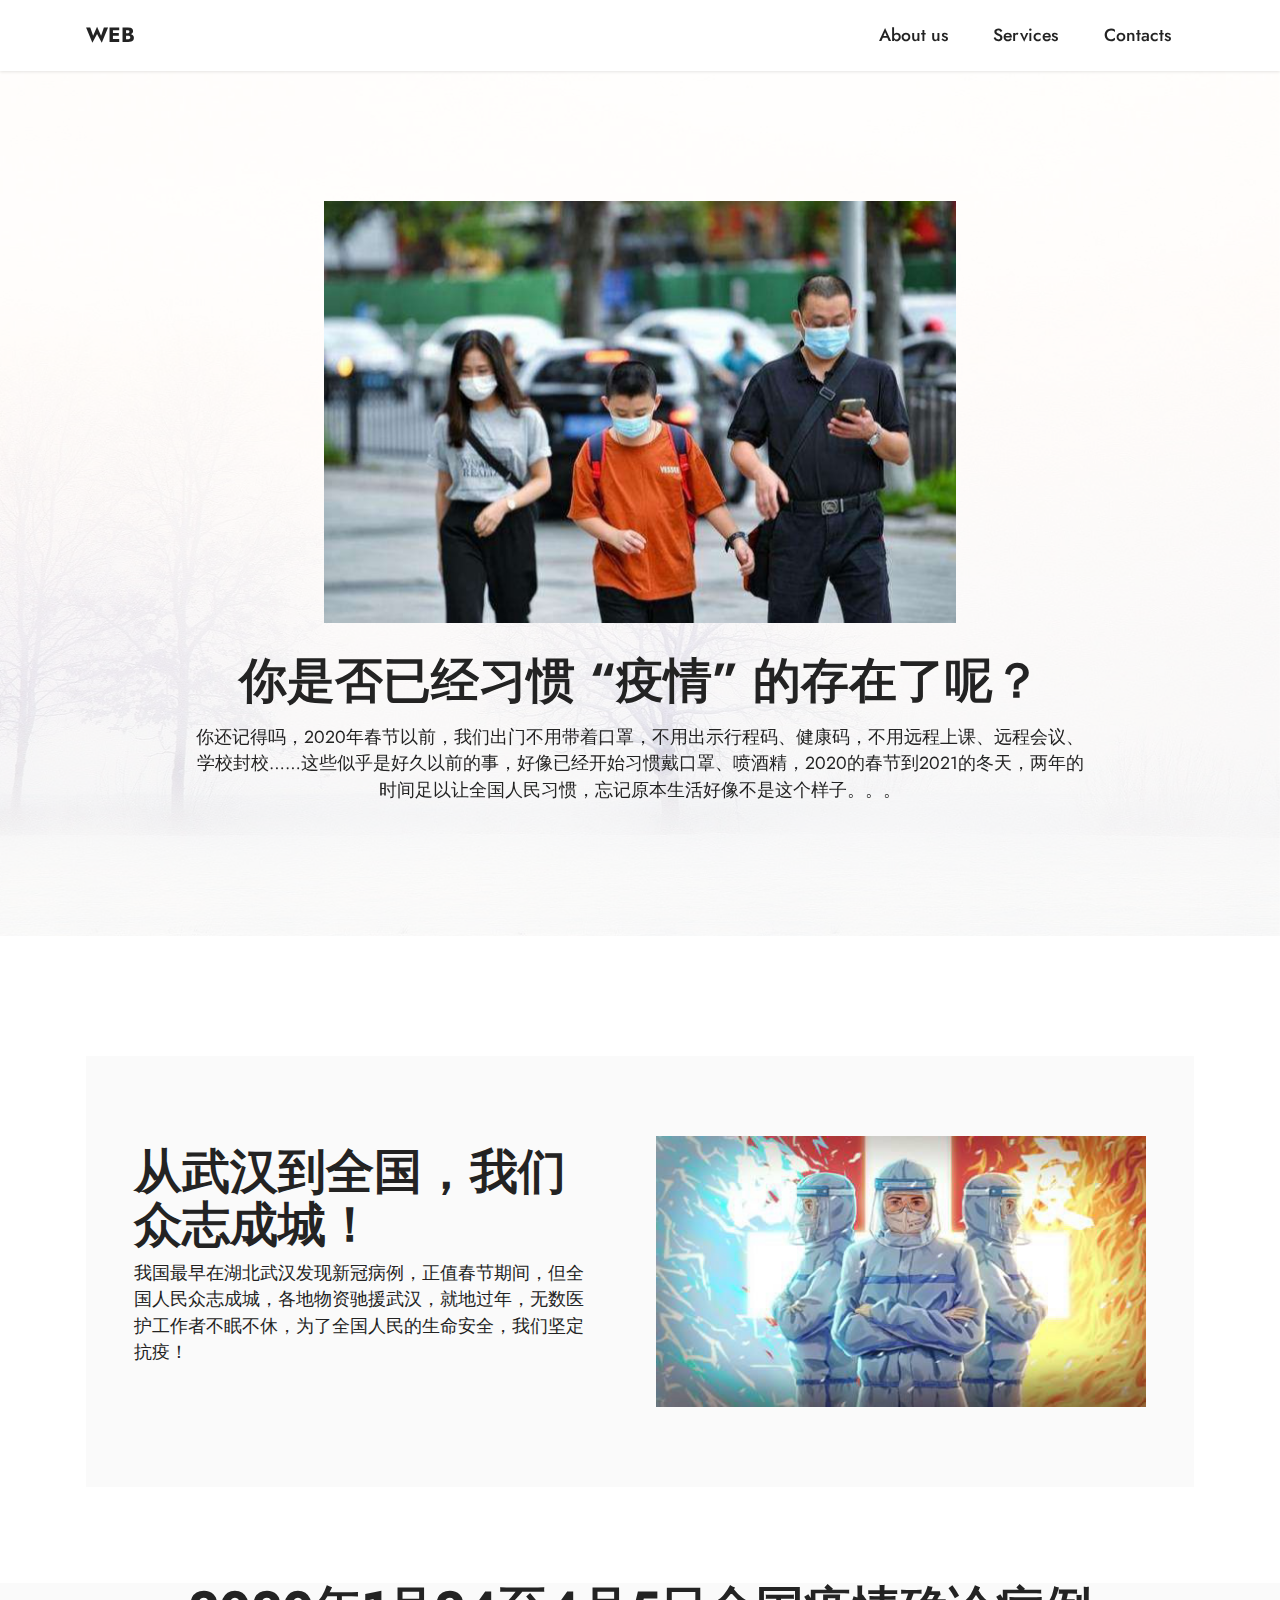
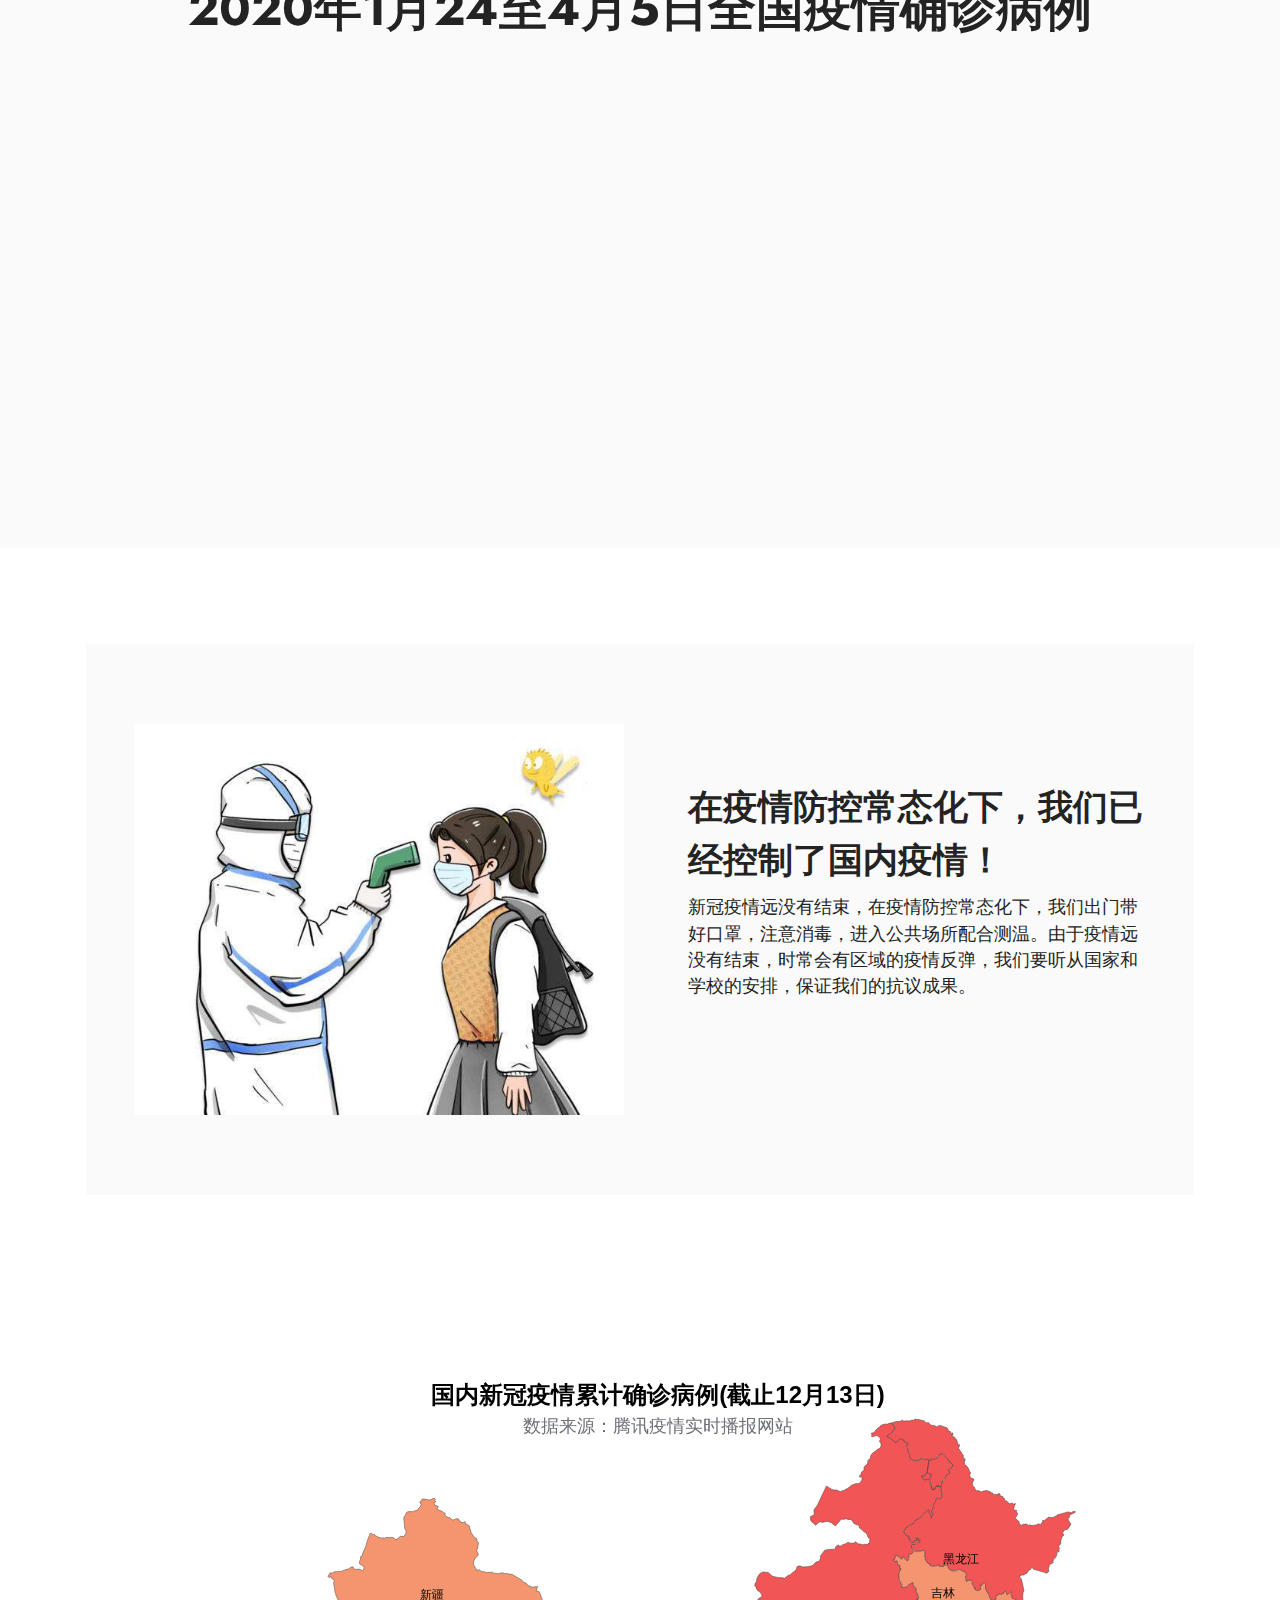
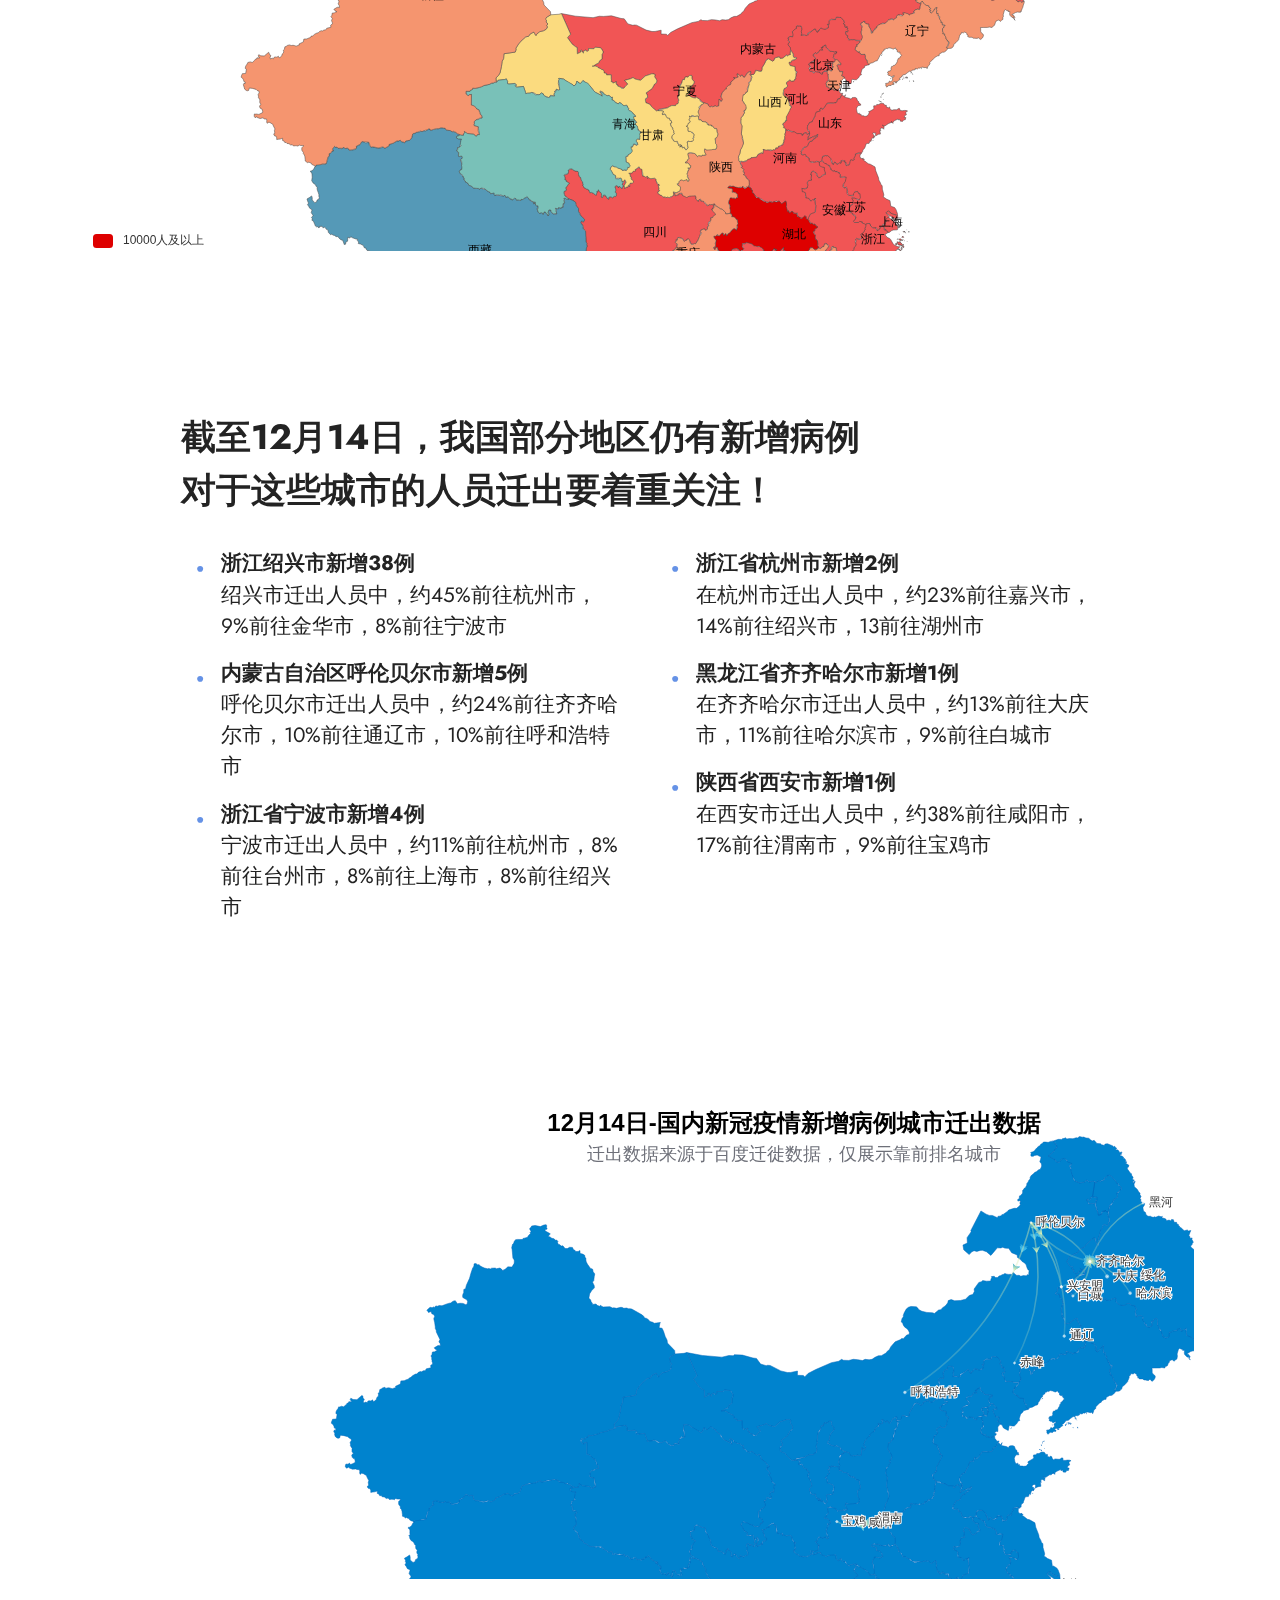
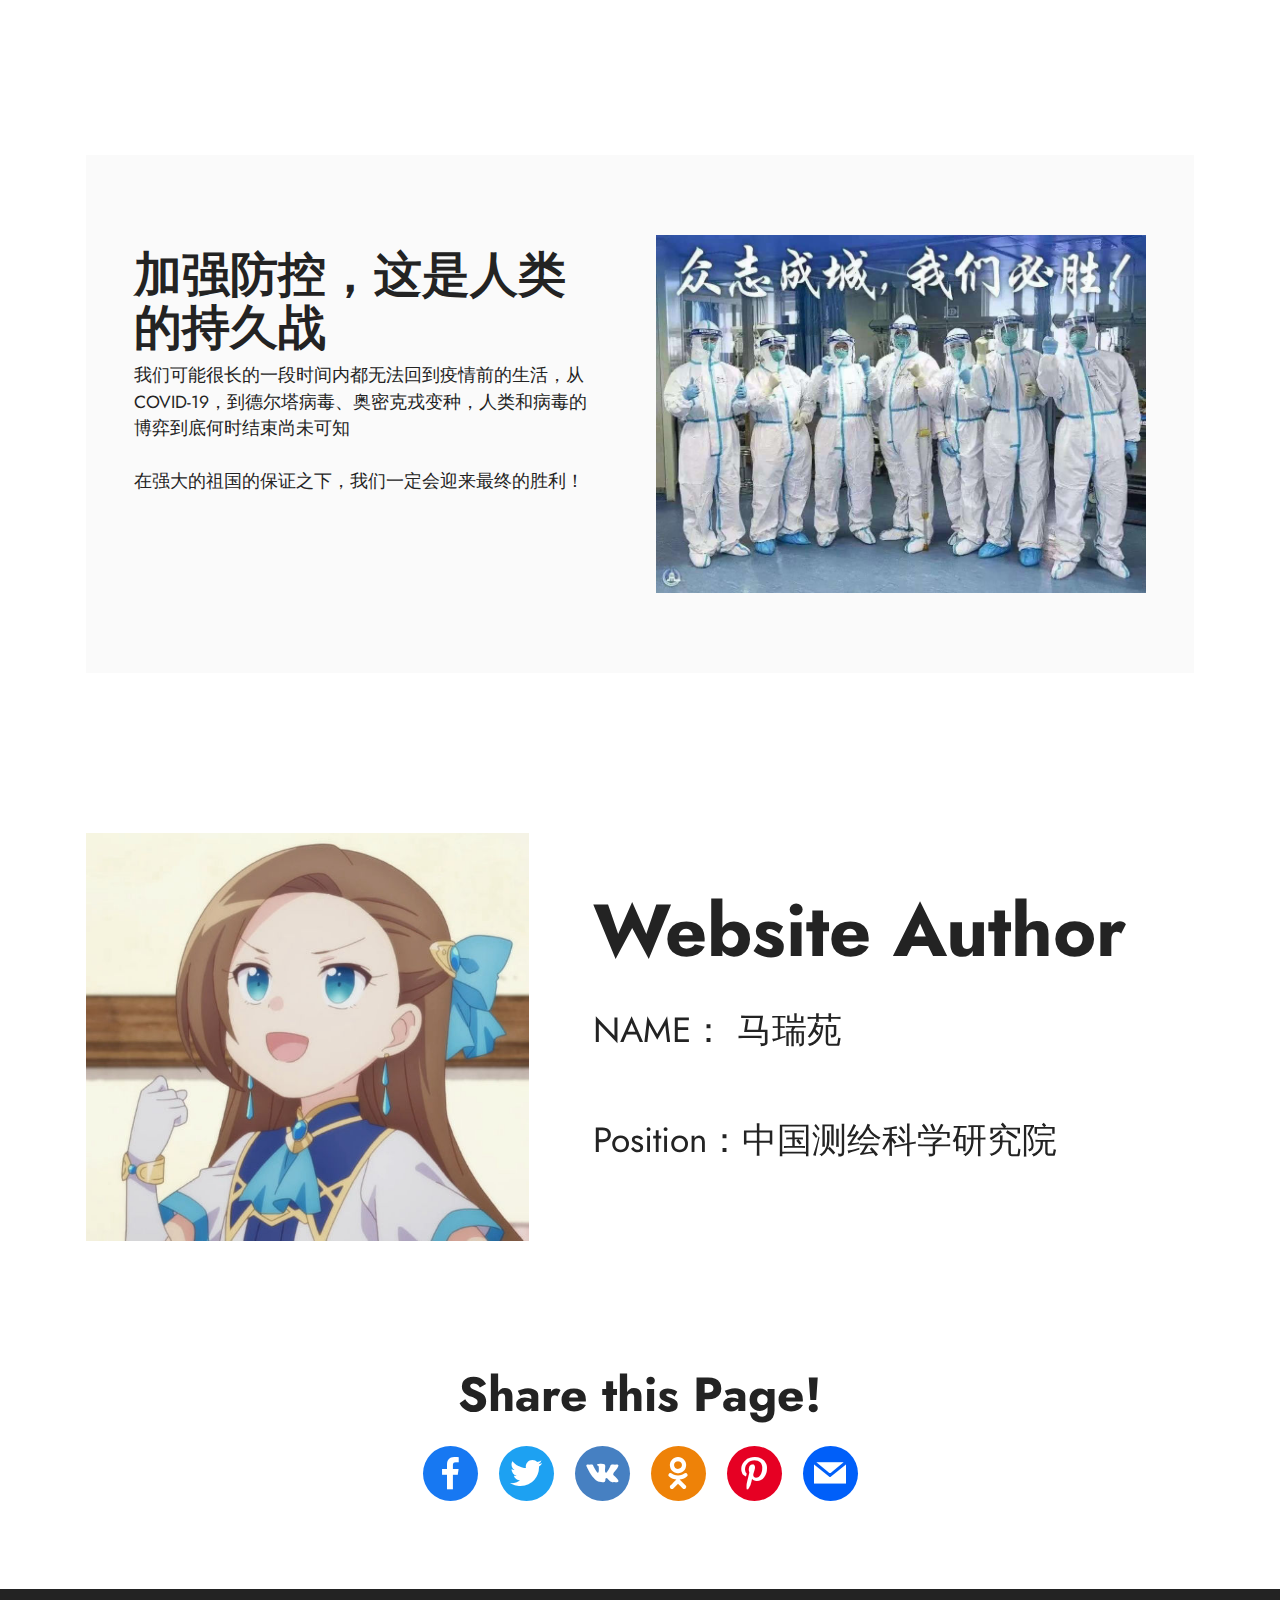
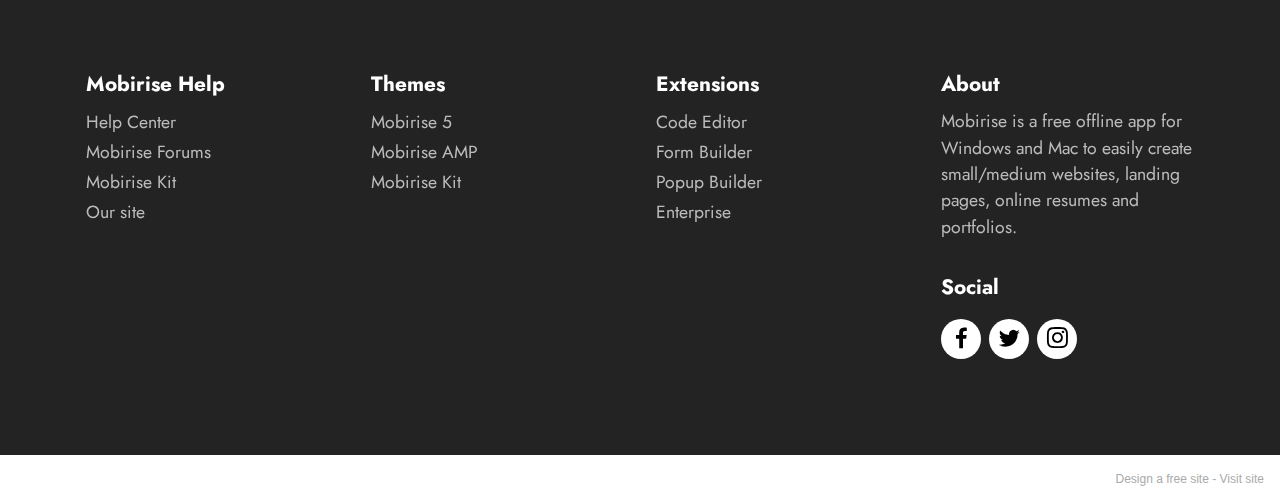
<file: index.html>
<!DOCTYPE html>
<html  >
<head>
  <!-- Site made with Mobirise Website Builder v5.5.2, https://mobirise.com -->
  <meta charset="UTF-8">
  <meta http-equiv="X-UA-Compatible" content="IE=edge">
  <meta name="generator" content="Mobirise v5.5.2, mobirise.com">
  <meta name="viewport" content="width=device-width, initial-scale=1, minimum-scale=1">
  <link rel="shortcut icon" href="assets/images/logo.png" type="image/x-icon">
  <meta name="description" content="">
  
  
  <title>Home</title>
  <link rel="stylesheet" href="assets/bootstrap/css/bootstrap.min.css">
  <link rel="stylesheet" href="assets/bootstrap/css/bootstrap-grid.min.css">
  <link rel="stylesheet" href="assets/bootstrap/css/bootstrap-reboot.min.css">
  <link rel="stylesheet" href="assets/parallax/jarallax.css">
  <link rel="stylesheet" href="assets/dropdown/css/style.css">
  <link rel="stylesheet" href="assets/socicon/css/styles.css">
  <link rel="stylesheet" href="assets/theme/css/style.css">
  <link rel="preload" href="https://fonts.googleapis.com/css?family=Jost:100,200,300,400,500,600,700,800,900,100i,200i,300i,400i,500i,600i,700i,800i,900i&display=swap" as="style" onload="this.onload=null;this.rel='stylesheet'">
  <noscript><link rel="stylesheet" href="https://fonts.googleapis.com/css?family=Jost:100,200,300,400,500,600,700,800,900,100i,200i,300i,400i,500i,600i,700i,800i,900i&display=swap"></noscript>
  <link rel="preload" as="style" href="assets/mobirise/css/mbr-additional.css"><link rel="stylesheet" href="assets/mobirise/css/mbr-additional.css" type="text/css">
  
  
  
  
</head>
<body>
  
  <section data-bs-version="5.1" class="menu menu1 cid-sRPjnOWNxp" once="menu" id="menu1-n">
    

    <nav class="navbar navbar-dropdown navbar-fixed-top navbar-expand-lg">
        <div class="container">
            <div class="navbar-brand">
                
                <span class="navbar-caption-wrap"><a class="navbar-caption text-black display-7" href="https://mobiri.se">WEB</a></span>
            </div>
            <button class="navbar-toggler" type="button" data-toggle="collapse" data-bs-toggle="collapse" data-target="#navbarSupportedContent" data-bs-target="#navbarSupportedContent" aria-controls="navbarNavAltMarkup" aria-expanded="false" aria-label="Toggle navigation">
                <div class="hamburger">
                    <span></span>
                    <span></span>
                    <span></span>
                    <span></span>
                </div>
            </button>
            <div class="collapse navbar-collapse" id="navbarSupportedContent">
                <ul class="navbar-nav nav-dropdown nav-right" data-app-modern-menu="true">
                    <li class="nav-item"><a class="nav-link link text-black display-4" href="https://mobiri.se">
                            About us</a></li>
                    <li class="nav-item"><a class="nav-link link text-black display-4" href="https://mobiri.se">
                            Services</a></li>
                    <li class="nav-item"><a class="nav-link link text-black display-4" href="https://mobiri.se">Contacts</a>
                    </li>
                </ul>
                
                
            </div>
        </div>
    </nav>
</section>

<section data-bs-version="5.1" class="header9 cid-sRQaQNVJWW mbr-fullscreen mbr-parallax-background" id="header9-t">

    

    <div class="mbr-overlay" style="opacity: 0.8; background-color: rgb(255, 255, 255);"></div>

    <div class="text-center container-fluid">
        <div class="row justify-content-center">
            <div class="col-md-12 col-lg-9">
                <div class="image-wrap mb-4">
                    <img src="assets/images/d5283fc048cbba641d4b19a0066e116c-640x427.jpeg" alt="Mobirise">
                </div>
                <h1 class="mbr-section-title mbr-fonts-style mb-3 display-2"><strong>你是否已经习惯 “疫情” 的存在了呢？</strong></h1>
                <p class="mbr-text mbr-fonts-style display-4">你还记得吗，2020年春节以前，我们出门不用带着口罩，不用出示行程码、健康码，不用远程上课、远程会议、学校封校……这些似乎是好久以前的事，好像已经开始习惯戴口罩、喷酒精，2020的春节到2021的冬天，两年的时间足以让全国人民习惯，忘记原本生活好像不是这个样子。。。</p>
                
            </div>
        </div>
    </div>
</section>

<section data-bs-version="5.1" class="features15 cid-sRQ9qugb8E" id="features16-r">

    

    
    <div class="container">
        <div class="content-wrapper">
            <div class="row align-items-center">
                <div class="col-12 col-lg">
                    <div class="text-wrapper">
                        <h6 class="card-title mbr-fonts-style display-2"><strong>从武汉到全国，我们众志成城！</strong></h6>
                        <p class="mbr-text mbr-fonts-style mb-4 display-4">我国最早在湖北武汉发现新冠病例，正值春节期间，但全国人民众志成城，各地物资驰援武汉，就地过年，无数医护工作者不眠不休，为了全国人民的生命安全，我们坚定抗疫！</p>
                        
                    </div>
                </div>
                <div class="col-12 col-lg-6">
                    <div class="image-wrapper">
                        <img src="assets/images/-500x277.jpg" alt="Mobirise">
                    </div>
                </div>
            </div>
        </div>
    </div>
</section>

<section data-bs-version="5.1" class="map2 cid-sRQfHQwHcZ" id="map2-w">
    
    
    <div>
        <div class="mbr-section-head mb-4">
            <h3 class="mbr-section-title mbr-fonts-style align-center mb-0 display-2"><strong>2020年1月24至4月5日全国疫情确诊病例</strong></h3>
            
        </div>
        <div class="google-map"><iframe frameborder="0" style="border:0" src=".\全国疫情动态地图.html" allowfullscreen=""></iframe></div>
    </div>
</section>

<section data-bs-version="5.1" class="features16 cid-sRQmAl6o7r" id="features17-y">
    

    
    <div class="container">
        <div class="content-wrapper">
            <div class="row align-items-center">
                <div class="col-12 col-lg-6">
                    <div class="image-wrapper">
                        <img src="assets/images/-640x510.jpg" alt="Mobirise">
                    </div>
                </div>
                <div class="col-12 col-lg">
                    <div class="text-wrapper">
                        <h6 class="card-title mbr-fonts-style display-5"><strong>在疫情防控常态化下，我们已经控制了国内疫情！</strong></h6>
                        <p class="mbr-text mbr-fonts-style mb-4 display-4">新冠疫情远没有结束，在疫情防控常态化下，我们出门带好口罩，注意消毒，进入公共场所配合测温。由于疫情远没有结束，时常会有区域的疫情反弹，我们要听从国家和学校的安排，保证我们的抗议成果。<br><br></p>
                        
                    </div>
                </div>
            </div>
        </div>
    </div>
</section>

<section data-bs-version="5.1" class="map1 cid-sRQovXwsow" id="map1-z">
    
    
    <div>
        
        <div class="google-map"><iframe frameborder="0" style="border:0" src=".\历史疫情数据.html" allowfullscreen=""></iframe></div>
    </div>
</section>

<section data-bs-version="5.1" class="content13 cid-sRRbsol8Ib" id="content13-12">
    
    
    <div class="container">
        <div class="row justify-content-center">
            <div class="col-md-12 col-lg-10">
                <h3 class="mbr-section-title mbr-fonts-style mb-4 display-5">
                    <strong>截至12月14日，我国部分地区仍有新增病例</strong><br><strong>对于这些城市的人员迁出要着重关注！</strong></h3>
            </div>
        </div>
        <div class="row justify-content-center">
            <div class="col-md-12 col-lg-10">
                <div class="row justify-content-center">
                    <div class="col-12 col-lg-6">
                        <ul class="list mbr-fonts-style display-7">
                            <li><strong>浙江绍兴市新增38例</strong><br>绍兴市迁出人员中，约45%前往杭州市，9%前往金华市，8%前往宁波市</li>
                            <li><strong>内蒙古自治区呼伦贝尔市新增5例</strong><br>呼伦贝尔市迁出人员中，约24%前往齐齐哈尔市，10%前往通辽市，10%前往呼和浩特市</li>
                            <li><strong>浙江省宁波市新增4例</strong><br>宁波市迁出人员中，约11%前往杭州市，8%前往台州市，8%前往上海市，8%前往绍兴市</li>
                        </ul>
                    </div>
                    <div class="col-12 col-lg-6">
                        <ul class="list mbr-fonts-style display-7">
                            <li><strong>浙江省杭州市新增2例</strong><br>在杭州市迁出人员中，约23%前往嘉兴市，14%前往绍兴市，13前往湖州市</li>
                            <li><strong>黑龙江省齐齐哈尔市新增1例<br></strong>在齐齐哈尔市迁出人员中，约13%前往大庆市，11%前往哈尔滨市，9%前往白城市</li><li><strong>陕西省西安市新增1例<br></strong>在西安市迁出人员中，约38%前往咸阳市，17%前往渭南市，9%前往宝鸡市</li>
                        </ul>
                    </div>
                </div>
            </div>
        </div>
    </div>
</section>

<section data-bs-version="5.1" class="map1 cid-sRRiO2jcSq" id="map1-14">
    
    
    <div class="container">
        
        <div class="google-map"><iframe frameborder="0" style="border:0" src=".\新增城市迁徙.html" allowfullscreen=""></iframe></div>
    </div>
</section>

<section data-bs-version="5.1" class="features15 cid-sRRjRY3PH5" id="features16-15">

    

    
    <div class="container">
        <div class="content-wrapper">
            <div class="row align-items-center">
                <div class="col-12 col-lg">
                    <div class="text-wrapper">
                        <h6 class="card-title mbr-fonts-style display-2">
                            <strong>加强防控，这是人类的持久战</strong></h6>
                        <p class="mbr-text mbr-fonts-style mb-4 display-4">我们可能很长的一段时间内都无法回到疫情前的生活，从COVID-19，到德尔塔病毒、奥密克戎变种，人类和病毒的博弈到底何时结束尚未可知<br><br>在强大的祖国的保证之下，我们一定会迎来最终的胜利！<br><br><br></p>
                        
                    </div>
                </div>
                <div class="col-12 col-lg-6">
                    <div class="image-wrapper">
                        <img src="assets/images/-1000x729.jpg" alt="Mobirise">
                    </div>
                </div>
            </div>
        </div>
    </div>
</section>

<section data-bs-version="5.1" class="testimonials1 cid-sRRp6fq6Lm mbr-parallax-background" id="testimonials1-16">
    

    <div class="mbr-overlay" style="opacity: 0; background-color: rgb(255, 255, 255);">
    </div>
    <div class="container">
        
        <div class="row align-items-center">
            <div class="col-12 col-md-5">
                <div class="image-wrapper">
                    <img src="assets/images/20210712184739-644x594.jpg" alt="Mobirise">
                </div>
            </div>
            <div class="col-12 col-md">
                <div class="text-wrapper">
                    <p class="mbr-text mbr-fonts-style mb-4 display-1"><strong>Website Author</strong></p>
                    <p class="name mbr-fonts-style mb-1 display-5">NAME： 马瑞苑<br><strong><br></strong></p>
                    <p class="position mbr-fonts-style display-5">Position：中国测绘科学研究院</p>
                </div>
            </div>
        </div>
    </div>
</section>

<section data-bs-version="5.1" class="social1 cid-sRRpdx8q5Z" id="share1-17">
    
    
    

    <div class="container">
        <div class="media-container-row">
            <div class="col-12">
                <h3 class="mbr-section-title mb-3 align-center mbr-fonts-style display-2">
                    <strong>Share this Page!</strong>
                </h3>
                <div>
                    <div class="mbr-social-likes align-center">
                        <span class="btn btn-social socicon-bg-facebook facebook m-2">
                            <i class="socicon socicon-facebook"></i>
                        </span>
                        <span class="btn btn-social twitter socicon-bg-twitter m-2">
                            <i class="socicon socicon-twitter"></i>
                        </span>
                        <span class="btn btn-social vkontakte socicon-bg-vkontakte m-2">
                            <i class="socicon socicon-vkontakte"></i>
                        </span>
                        <span class="btn btn-social odnoklassniki socicon-bg-odnoklassniki m-2">
                            <i class="socicon socicon-odnoklassniki"></i>
                        </span>
                        <span class="btn btn-social pinterest socicon-bg-pinterest m-2">
                            <i class="socicon socicon-pinterest"></i>
                        </span>
                        <span class="btn btn-social mailru socicon-bg-mail m-2">
                            <i class="socicon socicon-mail"></i>
                        </span>
                    </div>
                </div>
            </div>
        </div>
    </div>
</section>

<section data-bs-version="5.1" class="footer1 cid-sRRpeI8orz" once="footers" id="footer1-18">

    
    
    <div class="container">
        <div class="row mbr-white">
            <div class="col-12 col-md-6 col-lg-3">
                <h5 class="mbr-section-subtitle mbr-fonts-style mb-2 display-7">
                    <strong>Mobirise Help</strong>
                </h5>
                <ul class="list mbr-fonts-style display-4">
                    <li class="mbr-text item-wrap">Help Center</li>
                    <li class="mbr-text item-wrap">Mobirise Forums</li>
                    <li class="mbr-text item-wrap">Mobirise Kit</li>
                    <li class="mbr-text item-wrap">Our site</li>
                </ul>
            </div>
            <div class="col-12 col-md-6 col-lg-3">
                <h5 class="mbr-section-subtitle mbr-fonts-style mb-2 display-7">
                    <strong>Themes</strong>
                </h5>
                <ul class="list mbr-fonts-style display-4">

                    <li class="mbr-text item-wrap">Mobirise 5</li>
                    <li class="mbr-text item-wrap">Mobirise AMP</li>
                    <li class="mbr-text item-wrap">Mobirise Kit</li>
                </ul>
            </div>
            <div class="col-12 col-md-6 col-lg-3">
                <h5 class="mbr-section-subtitle mbr-fonts-style mb-2 display-7">
                    <strong>Extensions</strong>
                </h5>
                <ul class="list mbr-fonts-style display-4">
                    <li class="mbr-text item-wrap">Code Editor</li>
                    <li class="mbr-text item-wrap">Form Builder</li>
                    <li class="mbr-text item-wrap">Popup Builder</li>
                    <li class="mbr-text item-wrap">Enterprise</li>
                </ul>
            </div>
            <div class="col-12 col-md-6 col-lg-3">
                <h5 class="mbr-section-subtitle mbr-fonts-style mb-2 display-7">
                    <strong>About</strong>
                </h5>
                <p class="mbr-text mbr-fonts-style mb-4 display-4">
                    Mobirise is a free offline app for
                    Windows and Mac to easily create small/medium websites, landing pages, online resumes and
                    portfolios.</p>
                <h5 class="mbr-section-subtitle mbr-fonts-style mb-3 display-7">
                    <strong>Social</strong>
                </h5>
                <div class="social-row display-7">
                    <div class="soc-item">
                        <a href="https://twitter.com/mobirise" target="_blank">
                            <span class="mbr-iconfont socicon socicon-facebook"></span>
                        </a>
                    </div>
                    <div class="soc-item">
                        <a href="https://twitter.com/mobirise" target="_blank">
                            <span class="mbr-iconfont socicon socicon-twitter"></span>
                        </a>
                    </div>
                    <div class="soc-item">
                        <a href="https://twitter.com/mobirise" target="_blank">
                            <span class="mbr-iconfont socicon socicon-instagram"></span>
                        </a>
                    </div>
                    
                </div>
            </div>
            
        </div>
    </div>
</section><section style="background-color: #fff; font-family: -apple-system, BlinkMacSystemFont, 'Segoe UI', 'Roboto', 'Helvetica Neue', Arial, sans-serif; color:#aaa; font-size:12px; padding: 0; align-items: center; display: flex;"><a href="https://mobirise.site/a" style="flex: 1 1; height: 3rem; padding-left: 1rem;"></a><p style="flex: 0 0 auto; margin:0; padding-right:1rem;">Design a free site - <a href="https://mobirise.site/v" style="color:#aaa;">Visit site</a></p></section><script src="assets/bootstrap/js/bootstrap.bundle.min.js"></script>  <script src="assets/parallax/jarallax.js"></script>  <script src="assets/smoothscroll/smooth-scroll.js"></script>  <script src="assets/ytplayer/index.js"></script>  <script src="assets/dropdown/js/navbar-dropdown.js"></script>  <script src="assets/sociallikes/social-likes.js"></script>  <script src="assets/theme/js/script.js"></script>  
  
  
</body>
</html>
</file>
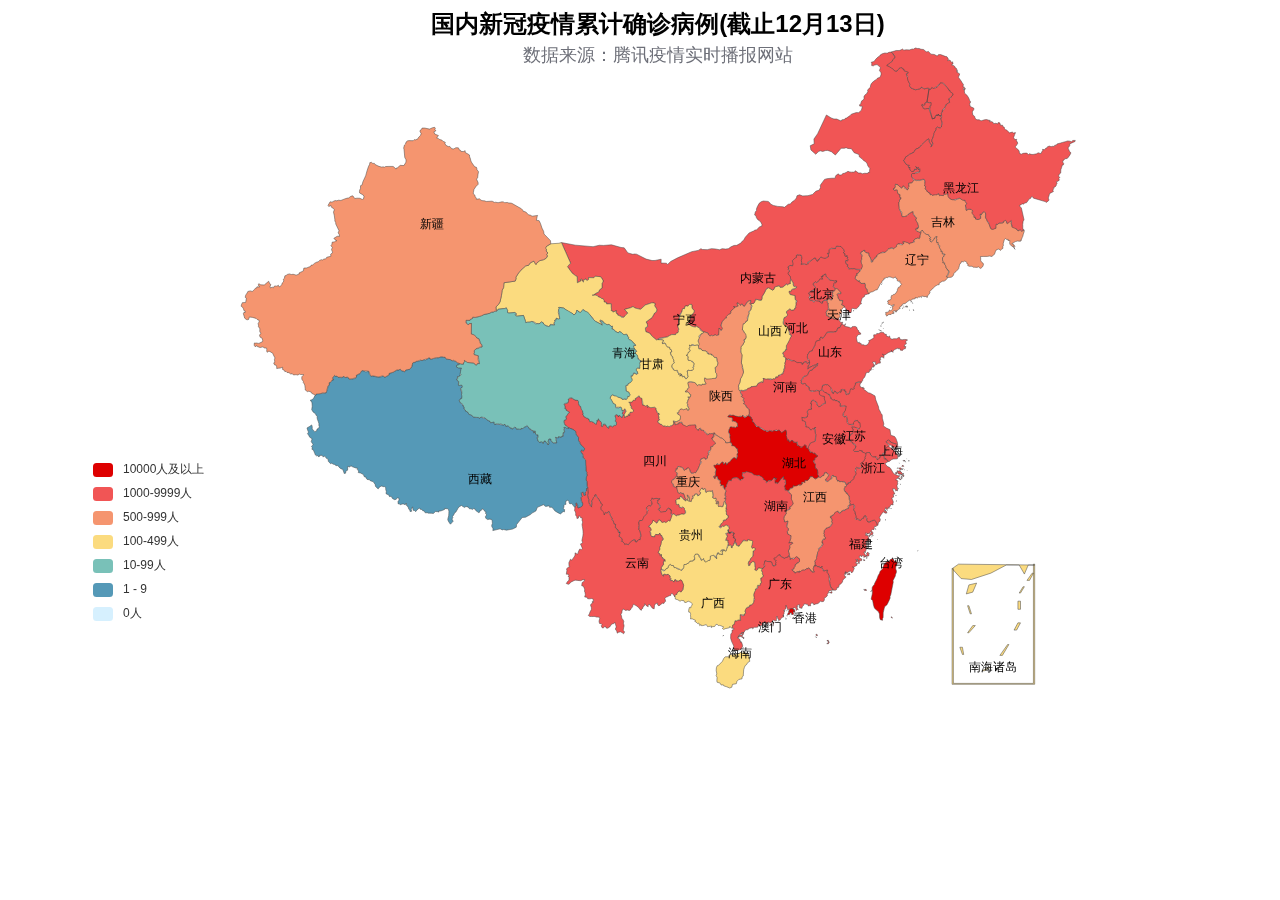
<file: 历史疫情数据.html>
<!DOCTYPE html>
<html lang="en">
<head>
    <meta charset="UTF-8">
    <meta http-equiv="X-UA-Compatible" content="IE=edge">
    <meta name="viewport" content="width=device-width, initial-scale=1.0">
    <title>新型冠状病毒肺炎疫情实时追踪</title>
    <script src="echarts.min.js"></script>
    <script src="china.js"></script>
</head>
<body>
    <div id="box" style="width: 1300px; height: 800px;"></div>
    <script>
        // 初始化echarts实例
        var myEcharts = echarts.init(document.getElementById("box"));
        var option = {
            title: {  //标题样式
                text: '国内新冠疫情累计确诊病例(截止12月13日)',
                subtext:'数据来源：腾讯疫情实时播报网站',
                sublink: 'https://news.qq.com/zt2020/page/feiyan.htm#/',
                subtextStyle:{
                    fontSize:18,
                },
                x: "center",
                textStyle: {
                    fontSize: 24,
                    color: "black"
                },
            },
            tooltip: {  //这里设置提示框
                trigger: 'item',  //数据项图形触发
                backgroundColor: "Linen",  //提示框浮层的背景颜色。
                borderColor: 'black',
                borderWidth:0,
                textStyle:{
                    color:'black',
                    fontStyle:'normal',
                    fontSize:16,
                },
                //字符串模板(地图): {a}（系列名称），{b}（区域名称），{c}（合并数值）,{d}（无）
                formatter: '地区：{b}<br/>累计病例：{c}人'
            },
            visualMap: {//视觉映射组件
                type:'piecewise',
                splitNumber:7,
                top: '450',
                left: 80,
                pieces:[
                    {gte:10000,label:'10000人及以上',color:'#DE0000'},
                    {gte:1000,lt:9999,label:'1000-9999人',color:'#F15555'},
                    {gte:500,lt:999,label:'500-999人',color:'#F5956F'},
                    {gte:100,lt:499,label:'100-499人',color:'#FBDB7F'},
                    {gte:10,lt:99,label:'10-99人',color:'#79C1B8'},
                    {gte:1,lt:9,lable:'1-9人',color:'#5599B7'},
                    {value:0,label:'0人',color:'#D6F0FE'}
                ],
                realtime: false,  //拖拽时，是否实时更新
                calculable: true,  //是否显示拖拽用的手柄

            },
            series: [
                {
                    name: 'covid19China',
                    type: 'map',
                    mapType: 'china',
                    roam: false,//是否开启鼠标缩放和平移漫游
                    itemStyle: {//地图区域的多边形 图形样式
                        normal: {//是图形在默认状态下的样式
                            label: {
                                show: true,//是否显示标签
                                textStyle: {
                                    color: "black"
                                }
                            }
                        },
                        zoom: 1.5,  //地图缩放比例,默认为1
                        emphasis: {//是图形在高亮状态下的样式,比如在鼠标悬浮或者图例联动高亮时
                            label: { show: true }
                        }
                    },
                    top: "5%",//组件距离容器的距离
                    data: [
                        { name: '北京', value: 1198 },
                        { name: '天津', value: 537 },
                        { name: '上海', value: 2918 },
                        { name: '重庆', value: 610 },
                        { name: '河北', value: 1458 },
                        { name: '河南', value: 1637 },
                        { name: '云南', value: 1767 },
                        { name: '辽宁', value: 788 },
                        { name: '黑龙江', value: 2034 },
                        { name: '湖南', value: 1199 },
                        { name: '安徽', value: 1008 },
                        { name: '山东', value: 1035 },
                        { name: '新疆', value: 981 },
                        { name: '江苏', value: 1620 },
                        { name: '浙江', value: 1676 },
                        { name: '江西', value: 959 },
                        { name: '湖北', value: 68315 },
                        { name: '广西', value: 490 },
                        { name: '甘肃', value: 344 },
                        { name: '山西', value: 265 },
                        { name: '内蒙古', value: 1163 },
                        { name: '陕西', value: 721 },
                        { name: '吉林', value: 585 },
                        { name: '福建', value: 1331 },
                        { name: '贵州', value: 159 },
                        { name: '广东', value: 3339 },
                        { name: '青海', value: 30 },
                        { name: '西藏', value: 1 },
                        { name: '四川', value: 1298 },
                        { name: '宁夏', value: 122 },
                        { name: '海南', value: 190 },
                        { name: '台湾', value: 16737 },
                        { name: '香港', value: 12488 },
                        { name: '澳门', value: 77 },
                        { name: '南海诸岛', value: 190 }
                    ]
                }
            ]
        };
        // 使用刚指定的配置项和数据显示图表。
        myEcharts.setOption(option);
    </script>
</body>

</html>
</file>
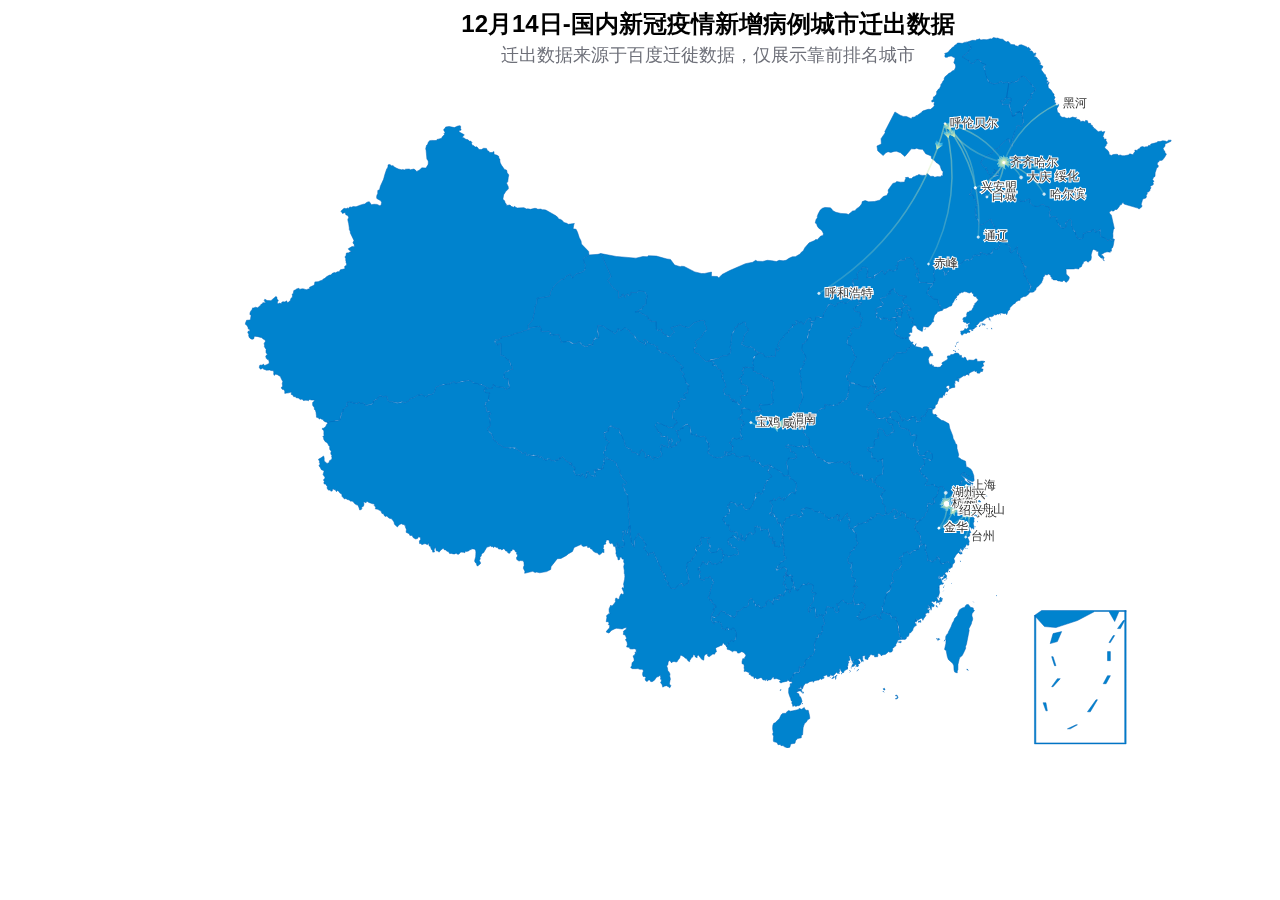
<file: 新增城市迁徙.html>
<!DOCTYPE html>
<html>
 
<head>
    <meta charset="utf-8">
    <title>echarts中国地图</title>
    <style>
        .centerItem {
            width: 1400px;
            height: 740px;


        }
    </style>
</head>
 
<body>
    <!-- 中国地图展示 -->
    <div id="mapBox" class="centerItem"></div>
 
    <!-- 引入相关文件 -->
    <script src="jquery-3.2.1.min.js"></script>
    <!-- 引入 ECharts 文件 -->
    <script src="echarts.min.js"></script>
    <script src="china.js"></script>
 
    <script>
        // 基于准备好的dom，初始化echarts实例
        var mapBoxEchart = echarts.init(document.getElementById('mapBox'));
        var geoCoordMap = { //可以在地图上显示的城市的坐标信息
        '绍兴': [120.579, 29.992],
		'呼伦贝尔':[120.053,49.282],
		'宁波':[121.542,29.872],
		'杭州':[120.165, 30.319],
		'齐齐哈尔':[123.964,47.343],
		'西安':[108.9480,34.2632],
        '金华':[119.649,29.107],
        '通辽':[122.263,43.617],
        '呼和浩特':[111.67,40.81],
        '兴安盟':[122.07,46.076],
        '赤峰':[118.956,42.275],
        '台州':[121.4286,28.66],
        '上海':[121.4726,31.2317],
        '舟山':[122.1068,30.0160],
        '嘉兴':[120.7509,30.7627],
        '湖州':[120.1024,30.8672],
        '大庆':[125.1127,46.5907],
        '哈尔滨':[126.6425,45.7570],
        '白城':[122.8411,45.6190],
        '绥化':[126.9929,46.63739],
        '黑河':[127.4990,50.2496],
        '咸阳':[108.7051,34.3334],
        '渭南':[109.50288,34.4994],
        '宝鸡':[107.1449,34.3693],
        };
        var HFData = [ // 数据中name的城市名称必须与geoCoordMap中城市名称一致, 不然关联不上，合肥到各地区的线路
            [{name: '绍兴'}, {name: '杭州',value: 45}],
            [{name: '绍兴'}, {name: '金华',value: 9}],
            [{name: '绍兴'}, {name: '宁波',value: 8}],
            [{name: '呼伦贝尔'}, {name: '齐齐哈尔',value: 24}],
            [{name: '呼伦贝尔'}, {name: '通辽',value: 10}],
            [{name: '呼伦贝尔'}, {name: '呼和浩特',value: 10}],
            [{name: '呼伦贝尔'}, { name: '兴安盟',value: 9}],
            [{name: '呼伦贝尔'}, {name: '赤峰',value: 8}],
            [{name: '宁波'}, {name: '杭州',value: 11}],
            [{name: '宁波'}, {name: '台州',value: 8}],
            [{name: '宁波'}, {name: '上海',value: 8}],
            [{name: '宁波'}, {name: '绍兴',value: 8}],
            [{name: '宁波'}, {name: '金华',value: 6}],
            [{name: '宁波'}, {name: '舟山',value: 5}],
            [{name: '宁波'}, {name: '嘉兴',value: 5}],
            [{name: '杭州'}, {name: '嘉兴',value: 23}],
            [{name: '杭州'}, {name: '绍兴',value: 14}],
            [{name: '杭州'}, {name: '湖州',value: 13}],
            [{name: '杭州'}, {name: '上海',value: 6}],
            [{name: '杭州'}, {name: '金华',value: 6}],
            [{name: '齐齐哈尔'}, {name: '大庆',value: 13}],
            [{name: '齐齐哈尔'}, {name: '哈尔滨',value: 11}],
            [{name: '齐齐哈尔'}, {name: '白城',value: 9}],
            [{name: '齐齐哈尔'}, {name: '绥化',value: 9}],
            [{name: '齐齐哈尔'}, {name: '兴安盟',value: 9}],
            [{name: '齐齐哈尔'}, {name: '黑河',value: 8}],
            [{name: '齐齐哈尔'}, {name: '呼伦贝尔',value: 7}],
            [{name: '西安'}, {name: '咸阳',value: 38}],
            [{name: '西安'}, {name: '渭南',value: 17}],
            [{name: '西安'}, {name: '宝鸡',value: 9}],
        ];
        var planePath = 'arrow'; // 箭头的svg
        // push进去线路开始-结束地点-经纬度
        var convertData = function(data) {
            var res = [];
            for (var i = 0; i < data.length; i++) {
                var dataItem = data[i];
                var fromCoord = geoCoordMap[dataItem[0].name];
                var toCoord = geoCoordMap[dataItem[1].name];
                if (fromCoord && toCoord) {
                    res.push([{
                        coord: fromCoord
                    }, {
                        coord: toCoord
                    }]);
                }
            }
            return res;
        };
        var color = ['#fff', '#FFFFA8', '#46bee9']; //圆圈和字的颜色，线的颜色，箭头颜色
        // 数据
        var series = [];
        // 遍历由合肥到其他城市的线路
        [
            ['', HFData]
        ].forEach(function(item, i) {
            // 配置
            series.push(

                {
                // 系列名称，用于tooltip的显示
                name: item[0],
                type: 'lines',
                zlevel: 1, // 用于 Canvas 分层，不同zlevel值的图形会放置在不同的 Canvas 中
                // effect出发到目的地 的白色尾巴线条
                // 线特效的配置
                effect: {
                    show: true,
                    period: 6, // 特效动画的时间，单位为 s
                    trailLength: 0.1, // 特效尾迹的长度。取从 0 到 1 的值，数值越大尾迹越长
                    color: '#46bee9', // 移动箭头颜色
                    symbol: planePath,
                    symbolSize: 6 // 特效标记的大小
                },
                // lineStyle出发到目的地 的线条颜色
                lineStyle: {
                    normal: {
                        color: color[i],
                        width: 0,
                        curveness: 0.2 //幅度
                    }
                },
                data: convertData(item[1]) //开始到结束数据
            }, 
            {
                //出发地信息
                name: item[0],
                type: 'lines',
                zlevel: 2,
                effect: {
                    show: true,
                    period: 6,
                    trailLength: 0,
                    symbol: planePath,
                    symbolSize: 6
                },
                lineStyle: {
                    normal: {
                        color: new echarts.graphic.LinearGradient(0, 0, 0, 1, [{
                            offset: 0,
                            color: '#FFFFA8' // 出发
                        }, {
                            offset: 1,
                            color: '#58B3CC ' // 结束 颜色
                        }], false),
                        width: 1.5,
                        opacity: 0.4,
                        curveness: 0.2
                    }
                },
                data: convertData(item[1])
            }, 
            {
                // 目的地信息
                name: item[0],
                type: 'effectScatter',
                coordinateSystem: 'geo',
                zlevel: 2,
                rippleEffect: {
                    brushType: 'stroke'
                },
                label: {
                    normal: {
                        show: true,
                        position: 'right',
                        formatter: '{b}'
                    }
                },
                symbolSize: function(val) {
                    return val[2] / 8;
                },
                itemStyle: {
                    normal: {
                        color: color[i]
                    }
                },
                data: item[1].map(function(dataItem) {
                    return {
                        name: dataItem[1].name,
                        value: geoCoordMap[dataItem[1].name].concat([dataItem[1].value])
                    };
                })
            });
        });
 
        // 指定相关的配置项和数据
        var mapBoxOption = {
            title: {  //标题样式
                text: '12月14日-国内新冠疫情新增病例城市迁出数据',
                subtext:'迁出数据来源于百度迁徙数据，仅展示靠前排名城市',
                sublink: 'https://qianxi.baidu.com/',
                subtextStyle:{
                    fontSize:18,
                },
                x: "center",
                textStyle: {
                    fontSize: 24,
                    color: "black"
                },
            },

            
            geo: {
                top:'12%',
                map: 'china',
                roam: true, // 是否开启鼠标缩放和平移漫游。默认不开启。如果只想要开启缩放或者平移，可以设置成 'scale' 或者 'move'。设置成 true 为都开启
                aspectScale: 0.75,
                zoom: 1.20,
                label: {
                    normal: {  //静态时显示的默认样式
                        show: false,
                        textStyle: {
                            color: '#00a0c9'
                        }
                    },
                    emphasis: { // 鼠标进入动态时显示的默认样式
                        show: true,
                        textStyle: {
                            color:'black',
                            fontSize:16,
                            position:'insideTop',
                        }
                    }
                },
                itemStyle: {
                    normal: {
                        areaColor: '#0083ce',
                        borderColor: '#0066ba'
                    },
                    emphasis: {
                        borderWidth: 0,
                        borderColor: '#0066ba',
                        areaColor: "#0494e1",
                        shadowColor: 'rgba(0, 0, 0, 0.5)'
                    }
                }
            },
            series: series
        };
        // 使用制定的配置项和数据显示图表
        mapBoxEchart.setOption(mapBoxOption);
        // echart图表自适应
        window.addEventListener("resize", function() {
            mapBoxEchart.resize();
        });
    </script>
 
</body>
 
</html>
</file>
<file: assets/parallax/jarallax.css>
.jarallax {
    position: relative;
    z-index: 0;
}
.jarallax > .jarallax-img {
    position: absolute;
    object-fit: cover;
    /* support for plugin https://github.com/bfred-it/object-fit-images */
    font-family: 'object-fit: cover;';
    top: 0;
    left: 0;
    width: 100%;
    height: 100%;
    z-index: -1;
}
</file>
<file: assets/dropdown/css/style.css>
.navbar-dropdown {
  left: 0;
  padding: 0;
  position: absolute;
  right: 0;
  top: 0;
  transition: all 0.45s ease;
  z-index: 1030;
  background: #282828; }
  .navbar-dropdown .navbar-logo {
    margin-right: 0.8rem;
    transition: margin 0.3s ease-in-out;
    vertical-align: middle; }
    .navbar-dropdown .navbar-logo img {
      height: 3.125rem;
      transition: all 0.3s ease-in-out; }
    .navbar-dropdown .navbar-logo.mbr-iconfont {
      font-size: 3.125rem;
      line-height: 3.125rem; }
  .navbar-dropdown .navbar-caption {
    font-weight: 700;
    white-space: normal;
    vertical-align: -4px;
    line-height: 3.125rem !important; }
    .navbar-dropdown .navbar-caption, .navbar-dropdown .navbar-caption:hover {
      color: inherit;
      text-decoration: none; }
  .navbar-dropdown .mbr-iconfont + .navbar-caption {
    vertical-align: -1px; }
  .navbar-dropdown.navbar-fixed-top {
    position: fixed; }
  .navbar-dropdown .navbar-brand span {
    vertical-align: -4px; }
  .navbar-dropdown.bg-color.transparent {
    background: none; }
  .navbar-dropdown.navbar-short .navbar-brand {
    padding: 0.625rem 0; }
    .navbar-dropdown.navbar-short .navbar-brand span {
      vertical-align: -1px; }
  .navbar-dropdown.navbar-short .navbar-caption {
    line-height: 2.375rem !important;
    vertical-align: -2px; }
  .navbar-dropdown.navbar-short .navbar-logo {
    margin-right: 0.5rem; }
    .navbar-dropdown.navbar-short .navbar-logo img {
      height: 2.375rem; }
    .navbar-dropdown.navbar-short .navbar-logo.mbr-iconfont {
      font-size: 2.375rem;
      line-height: 2.375rem; }
  .navbar-dropdown.navbar-short .mbr-table-cell {
    height: 3.625rem; }
  .navbar-dropdown .navbar-close {
    left: 0.6875rem;
    position: fixed;
    top: 0.75rem;
    z-index: 1000; }
  .navbar-dropdown .hamburger-icon {
    content: "";
    display: inline-block;
    vertical-align: middle;
    width: 16px;
    -webkit-box-shadow: 0 -6px 0 1px #282828,0 0 0 1px #282828,0 6px 0 1px #282828;
    -moz-box-shadow: 0 -6px 0 1px #282828,0 0 0 1px #282828,0 6px 0 1px #282828;
    box-shadow: 0 -6px 0 1px #282828,0 0 0 1px #282828,0 6px 0 1px #282828; }

.dropdown-menu .dropdown-toggle[data-toggle="dropdown-submenu"]::after {
  border-bottom: 0.35em solid transparent;
  border-left: 0.35em solid;
  border-right: 0;
  border-top: 0.35em solid transparent;
  margin-left: 0.3rem; }

.dropdown-menu .dropdown-item:focus {
  outline: 0; }

.nav-dropdown {
  font-size: 0.75rem;
  font-weight: 500;
  height: auto !important; }
  .nav-dropdown .nav-btn {
    padding-left: 1rem; }
  .nav-dropdown .link {
    margin: .667em 1.667em;
    font-weight: 500;
    padding: 0;
    transition: color .2s ease-in-out; }
    .nav-dropdown .link.dropdown-toggle {
      margin-right: 2.583em; }
      .nav-dropdown .link.dropdown-toggle::after {
        margin-left: .25rem;
        border-top: 0.35em solid;
        border-right: 0.35em solid transparent;
        border-left: 0.35em solid transparent;
        border-bottom: 0; }
      .nav-dropdown .link.dropdown-toggle[aria-expanded="true"] {
        margin: 0;
        padding: 0.667em 3.263em  0.667em 1.667em; }
  .nav-dropdown .link::after,
  .nav-dropdown .dropdown-item::after {
    color: inherit; }
  .nav-dropdown .btn {
    font-size: 0.75rem;
    font-weight: 700;
    letter-spacing: 0;
    margin-bottom: 0;
    padding-left: 1.25rem;
    padding-right: 1.25rem; }
  .nav-dropdown .dropdown-menu {
    border-radius: 0;
    border: 0;
    left: 0;
    margin: 0;
    padding-bottom: 1.25rem;
    padding-top: 1.25rem;
    position: relative; }
  .nav-dropdown .dropdown-submenu {
    margin-left: 0.125rem;
    top: 0; }
  .nav-dropdown .dropdown-item {
    font-weight: 500;
    line-height: 2;
    padding: 0.3846em 4.615em 0.3846em 1.5385em;
    position: relative;
    transition: color .2s ease-in-out, background-color .2s ease-in-out; }
    .nav-dropdown .dropdown-item::after {
      margin-top: -0.3077em;
      position: absolute;
      right: 1.1538em;
      top: 50%; }
    .nav-dropdown .dropdown-item:focus, .nav-dropdown .dropdown-item:hover {
      background: none; }

@media (max-width: 767px) {
  .nav-dropdown.navbar-toggleable-sm {
    bottom: 0;
    display: none;
    left: 0;
    overflow-x: hidden;
    position: fixed;
    top: 0;
    transform: translateX(-100%);
    -ms-transform: translateX(-100%);
    -webkit-transform: translateX(-100%);
    width: 18.75rem;
    z-index: 999; } }
.nav-dropdown.navbar-toggleable-xl {
  bottom: 0;
  display: none;
  left: 0;
  overflow-x: hidden;
  position: fixed;
  top: 0;
  transform: translateX(-100%);
  -ms-transform: translateX(-100%);
  -webkit-transform: translateX(-100%);
  width: 18.75rem;
  z-index: 999; }

.nav-dropdown-sm {
  display: block !important;
  overflow-x: hidden;
  overflow: auto;
  padding-top: 3.875rem; }
  .nav-dropdown-sm::after {
    content: "";
    display: block;
    height: 3rem;
    width: 100%; }
  .nav-dropdown-sm.collapse.in ~ .navbar-close {
    display: block !important; }
  .nav-dropdown-sm.collapsing, .nav-dropdown-sm.collapse.in {
    transform: translateX(0);
    -ms-transform: translateX(0);
    -webkit-transform: translateX(0);
    transition: all 0.25s ease-out;
    -webkit-transition: all 0.25s ease-out;
    background: #282828; }
  .nav-dropdown-sm.collapsing[aria-expanded="false"] {
    transform: translateX(-100%);
    -ms-transform: translateX(-100%);
    -webkit-transform: translateX(-100%); }
  .nav-dropdown-sm .nav-item {
    display: block;
    margin-left: 0 !important;
    padding-left: 0; }
  .nav-dropdown-sm .link,
  .nav-dropdown-sm .dropdown-item {
    border-top: 1px dotted rgba(255, 255, 255, 0.1);
    font-size: 0.8125rem;
    line-height: 1.6;
    margin: 0 !important;
    padding: 0.875rem 2.4rem 0.875rem 1.5625rem !important;
    position: relative;
    white-space: normal; }
    .nav-dropdown-sm .link:focus, .nav-dropdown-sm .link:hover,
    .nav-dropdown-sm .dropdown-item:focus,
    .nav-dropdown-sm .dropdown-item:hover {
      background: rgba(0, 0, 0, 0.2) !important;
      color: #c0a375; }
  .nav-dropdown-sm .nav-btn {
    position: relative;
    padding: 1.5625rem 1.5625rem 0 1.5625rem; }
    .nav-dropdown-sm .nav-btn::before {
      border-top: 1px dotted rgba(255, 255, 255, 0.1);
      content: "";
      left: 0;
      position: absolute;
      top: 0;
      width: 100%; }
    .nav-dropdown-sm .nav-btn + .nav-btn {
      padding-top: 0.625rem; }
      .nav-dropdown-sm .nav-btn + .nav-btn::before {
        display: none; }
  .nav-dropdown-sm .btn {
    padding: 0.625rem 0; }
  .nav-dropdown-sm .dropdown-toggle[data-toggle="dropdown-submenu"]::after {
    margin-left: .25rem;
    border-top: 0.35em solid;
    border-right: 0.35em solid transparent;
    border-left: 0.35em solid transparent;
    border-bottom: 0; }
  .nav-dropdown-sm .dropdown-toggle[data-toggle="dropdown-submenu"][aria-expanded="true"]::after {
    border-top: 0;
    border-right: 0.35em solid transparent;
    border-left: 0.35em solid transparent;
    border-bottom: 0.35em solid; }
  .nav-dropdown-sm .dropdown-menu {
    margin: 0;
    padding: 0;
    position: relative;
    top: 0;
    left: 0;
    width: 100%;
    border: 0;
    float: none;
    border-radius: 0;
    background: none; }
  .nav-dropdown-sm .dropdown-submenu {
    left: 100%;
    margin-left: 0.125rem;
    margin-top: -1.25rem;
    top: 0; }

.navbar-toggleable-sm .nav-dropdown .dropdown-menu {
  position: absolute; }

.navbar-toggleable-sm .nav-dropdown .dropdown-submenu {
  left: 100%;
  margin-left: 0.125rem;
  margin-top: -1.25rem;
  top: 0; }

.navbar-toggleable-sm.opened .nav-dropdown .dropdown-menu {
  position: relative; }

.navbar-toggleable-sm.opened .nav-dropdown .dropdown-submenu {
  left: 0;
  margin-left: 00rem;
  margin-top: 0rem;
  top: 0; }

.is-builder .nav-dropdown.collapsing {
  transition: none !important; }
</file>
<file: assets/socicon/css/styles.css>
@charset "UTF-8";

@font-face {
  font-family: 'Socicon';
  src:  url('../fonts/socicon.eot');
  src:  url('../fonts/socicon.eot?#iefix') format('embedded-opentype'),
    url('../fonts/socicon.woff2') format('woff2'),
    url('../fonts/socicon.ttf') format('truetype'),
    url('../fonts/socicon.woff') format('woff'),
    url('../fonts/socicon.svg#socicon') format('svg');
  font-weight: normal;
  font-style: normal;
  font-display: swap;
}

[data-icon]:before {
  font-family: "socicon" !important;
  content: attr(data-icon);
  font-style: normal !important;
  font-weight: normal !important;
  font-variant: normal !important;
  text-transform: none !important;
  speak: none;
  line-height: 1;
  -webkit-font-smoothing: antialiased;
  -moz-osx-font-smoothing: grayscale;
}

[class^="socicon-"], [class*=" socicon-"] {
  /* use !important to prevent issues with browser extensions that change fonts */
  font-family: 'Socicon' !important;
  speak: none;
  font-style: normal;
  font-weight: normal;
  font-variant: normal;
  text-transform: none;
  line-height: 1;

  /* Better Font Rendering =========== */
  -webkit-font-smoothing: antialiased;
  -moz-osx-font-smoothing: grayscale;
}

.socicon-eitaa:before {
  content: "\e97c";
}
.socicon-soroush:before {
  content: "\e97d";
}
.socicon-bale:before {
  content: "\e97e";
}
.socicon-zazzle:before {
  content: "\e97b";
}
.socicon-society6:before {
  content: "\e97a";
}
.socicon-redbubble:before {
  content: "\e979";
}
.socicon-avvo:before {
  content: "\e978";
}
.socicon-stitcher:before {
  content: "\e977";
}
.socicon-googlehangouts:before {
  content: "\e974";
}
.socicon-dlive:before {
  content: "\e975";
}
.socicon-vsco:before {
  content: "\e976";
}
.socicon-flipboard:before {
  content: "\e973";
}
.socicon-ubuntu:before {
  content: "\e958";
}
.socicon-artstation:before {
  content: "\e959";
}
.socicon-invision:before {
  content: "\e95a";
}
.socicon-torial:before {
  content: "\e95b";
}
.socicon-collectorz:before {
  content: "\e95c";
}
.socicon-seenthis:before {
  content: "\e95d";
}
.socicon-googleplaymusic:before {
  content: "\e95e";
}
.socicon-debian:before {
  content: "\e95f";
}
.socicon-filmfreeway:before {
  content: "\e960";
}
.socicon-gnome:before {
  content: "\e961";
}
.socicon-itchio:before {
  content: "\e962";
}
.socicon-jamendo:before {
  content: "\e963";
}
.socicon-mix:before {
  content: "\e964";
}
.socicon-sharepoint:before {
  content: "\e965";
}
.socicon-tinder:before {
  content: "\e966";
}
.socicon-windguru:before {
  content: "\e967";
}
.socicon-cdbaby:before {
  content: "\e968";
}
.socicon-elementaryos:before {
  content: "\e969";
}
.socicon-stage32:before {
  content: "\e96a";
}
.socicon-tiktok:before {
  content: "\e96b";
}
.socicon-gitter:before {
  content: "\e96c";
}
.socicon-letterboxd:before {
  content: "\e96d";
}
.socicon-threema:before {
  content: "\e96e";
}
.socicon-splice:before {
  content: "\e96f";
}
.socicon-metapop:before {
  content: "\e970";
}
.socicon-naver:before {
  content: "\e971";
}
.socicon-remote:before {
  content: "\e972";
}
.socicon-internet:before {
  content: "\e957";
}
.socicon-moddb:before {
  content: "\e94b";
}
.socicon-indiedb:before {
  content: "\e94c";
}
.socicon-traxsource:before {
  content: "\e94d";
}
.socicon-gamefor:before {
  content: "\e94e";
}
.socicon-pixiv:before {
  content: "\e94f";
}
.socicon-myanimelist:before {
  content: "\e950";
}
.socicon-blackberry:before {
  content: "\e951";
}
.socicon-wickr:before {
  content: "\e952";
}
.socicon-spip:before {
  content: "\e953";
}
.socicon-napster:before {
  content: "\e954";
}
.socicon-beatport:before {
  content: "\e955";
}
.socicon-hackerone:before {
  content: "\e956";
}
.socicon-hackernews:before {
  content: "\e946";
}
.socicon-smashwords:before {
  content: "\e947";
}
.socicon-kobo:before {
  content: "\e948";
}
.socicon-bookbub:before {
  content: "\e949";
}
.socicon-mailru:before {
  content: "\e94a";
}
.socicon-gitlab:before {
  content: "\e945";
}
.socicon-instructables:before {
  content: "\e944";
}
.socicon-portfolio:before {
  content: "\e943";
}
.socicon-codered:before {
  content: "\e940";
}
.socicon-origin:before {
  content: "\e941";
}
.socicon-nextdoor:before {
  content: "\e942";
}
.socicon-udemy:before {
  content: "\e93f";
}
.socicon-livemaster:before {
  content: "\e93e";
}
.socicon-crunchbase:before {
  content: "\e93b";
}
.socicon-homefy:before {
  content: "\e93c";
}
.socicon-calendly:before {
  content: "\e93d";
}
.socicon-realtor:before {
  content: "\e90f";
}
.socicon-tidal:before {
  content: "\e910";
}
.socicon-qobuz:before {
  content: "\e911";
}
.socicon-natgeo:before {
  content: "\e912";
}
.socicon-mastodon:before {
  content: "\e913";
}
.socicon-unsplash:before {
  content: "\e914";
}
.socicon-homeadvisor:before {
  content: "\e915";
}
.socicon-angieslist:before {
  content: "\e916";
}
.socicon-codepen:before {
  content: "\e917";
}
.socicon-slack:before {
  content: "\e918";
}
.socicon-openaigym:before {
  content: "\e919";
}
.socicon-logmein:before {
  content: "\e91a";
}
.socicon-fiverr:before {
  content: "\e91b";
}
.socicon-gotomeeting:before {
  content: "\e91c";
}
.socicon-aliexpress:before {
  content: "\e91d";
}
.socicon-guru:before {
  content: "\e91e";
}
.socicon-appstore:before {
  content: "\e91f";
}
.socicon-homes:before {
  content: "\e920";
}
.socicon-zoom:before {
  content: "\e921";
}
.socicon-alibaba:before {
  content: "\e922";
}
.socicon-craigslist:before {
  content: "\e923";
}
.socicon-wix:before {
  content: "\e924";
}
.socicon-redfin:before {
  content: "\e925";
}
.socicon-googlecalendar:before {
  content: "\e926";
}
.socicon-shopify:before {
  content: "\e927";
}
.socicon-freelancer:before {
  content: "\e928";
}
.socicon-seedrs:before {
  content: "\e929";
}
.socicon-bing:before {
  content: "\e92a";
}
.socicon-doodle:before {
  content: "\e92b";
}
.socicon-bonanza:before {
  content: "\e92c";
}
.socicon-squarespace:before {
  content: "\e92d";
}
.socicon-toptal:before {
  content: "\e92e";
}
.socicon-gust:before {
  content: "\e92f";
}
.socicon-ask:before {
  content: "\e930";
}
.socicon-trulia:before {
  content: "\e931";
}
.socicon-loomly:before {
  content: "\e932";
}
.socicon-ghost:before {
  content: "\e933";
}
.socicon-upwork:before {
  content: "\e934";
}
.socicon-fundable:before {
  content: "\e935";
}
.socicon-booking:before {
  content: "\e936";
}
.socicon-googlemaps:before {
  content: "\e937";
}
.socicon-zillow:before {
  content: "\e938";
}
.socicon-niconico:before {
  content: "\e939";
}
.socicon-toneden:before {
  content: "\e93a";
}
.socicon-augment:before {
  content: "\e908";
}
.socicon-bitbucket:before {
  content: "\e909";
}
.socicon-fyuse:before {
  content: "\e90a";
}
.socicon-yt-gaming:before {
  content: "\e90b";
}
.socicon-sketchfab:before {
  content: "\e90c";
}
.socicon-mobcrush:before {
  content: "\e90d";
}
.socicon-microsoft:before {
  content: "\e90e";
}
.socicon-pandora:before {
  content: "\e907";
}
.socicon-messenger:before {
  content: "\e906";
}
.socicon-gamewisp:before {
  content: "\e905";
}
.socicon-bloglovin:before {
  content: "\e904";
}
.socicon-tunein:before {
  content: "\e903";
}
.socicon-gamejolt:before {
  content: "\e901";
}
.socicon-trello:before {
  content: "\e902";
}
.socicon-spreadshirt:before {
  content: "\e900";
}
.socicon-500px:before {
  content: "\e000";
}
.socicon-8tracks:before {
  content: "\e001";
}
.socicon-airbnb:before {
  content: "\e002";
}
.socicon-alliance:before {
  content: "\e003";
}
.socicon-amazon:before {
  content: "\e004";
}
.socicon-amplement:before {
  content: "\e005";
}
.socicon-android:before {
  content: "\e006";
}
.socicon-angellist:before {
  content: "\e007";
}
.socicon-apple:before {
  content: "\e008";
}
.socicon-appnet:before {
  content: "\e009";
}
.socicon-baidu:before {
  content: "\e00a";
}
.socicon-bandcamp:before {
  content: "\e00b";
}
.socicon-battlenet:before {
  content: "\e00c";
}
.socicon-mixer:before {
  content: "\e00d";
}
.socicon-bebee:before {
  content: "\e00e";
}
.socicon-bebo:before {
  content: "\e00f";
}
.socicon-behance:before {
  content: "\e010";
}
.socicon-blizzard:before {
  content: "\e011";
}
.socicon-blogger:before {
  content: "\e012";
}
.socicon-buffer:before {
  content: "\e013";
}
.socicon-chrome:before {
  content: "\e014";
}
.socicon-coderwall:before {
  content: "\e015";
}
.socicon-curse:before {
  content: "\e016";
}
.socicon-dailymotion:before {
  content: "\e017";
}
.socicon-deezer:before {
  content: "\e018";
}
.socicon-delicious:before {
  content: "\e019";
}
.socicon-deviantart:before {
  content: "\e01a";
}
.socicon-diablo:before {
  content: "\e01b";
}
.socicon-digg:before {
  content: "\e01c";
}
.socicon-discord:before {
  content: "\e01d";
}
.socicon-disqus:before {
  content: "\e01e";
}
.socicon-douban:before {
  content: "\e01f";
}
.socicon-draugiem:before {
  content: "\e020";
}
.socicon-dribbble:before {
  content: "\e021";
}
.socicon-drupal:before {
  content: "\e022";
}
.socicon-ebay:before {
  content: "\e023";
}
.socicon-ello:before {
  content: "\e024";
}
.socicon-endomodo:before {
  content: "\e025";
}
.socicon-envato:before {
  content: "\e026";
}
.socicon-etsy:before {
  content: "\e027";
}
.socicon-facebook:before {
  content: "\e028";
}
.socicon-feedburner:before {
  content: "\e029";
}
.socicon-filmweb:before {
  content: "\e02a";
}
.socicon-firefox:before {
  content: "\e02b";
}
.socicon-flattr:before {
  content: "\e02c";
}
.socicon-flickr:before {
  content: "\e02d";
}
.socicon-formulr:before {
  content: "\e02e";
}
.socicon-forrst:before {
  content: "\e02f";
}
.socicon-foursquare:before {
  content: "\e030";
}
.socicon-friendfeed:before {
  content: "\e031";
}
.socicon-github:before {
  content: "\e032";
}
.socicon-goodreads:before {
  content: "\e033";
}
.socicon-google:before {
  content: "\e034";
}
.socicon-googlescholar:before {
  content: "\e035";
}
.socicon-googlegroups:before {
  content: "\e036";
}
.socicon-googlephotos:before {
  content: "\e037";
}
.socicon-googleplus:before {
  content: "\e038";
}
.socicon-grooveshark:before {
  content: "\e039";
}
.socicon-hackerrank:before {
  content: "\e03a";
}
.socicon-hearthstone:before {
  content: "\e03b";
}
.socicon-hellocoton:before {
  content: "\e03c";
}
.socicon-heroes:before {
  content: "\e03d";
}
.socicon-smashcast:before {
  content: "\e03e";
}
.socicon-horde:before {
  content: "\e03f";
}
.socicon-houzz:before {
  content: "\e040";
}
.socicon-icq:before {
  content: "\e041";
}
.socicon-identica:before {
  content: "\e042";
}
.socicon-imdb:before {
  content: "\e043";
}
.socicon-instagram:before {
  content: "\e044";
}
.socicon-issuu:before {
  content: "\e045";
}
.socicon-istock:before {
  content: "\e046";
}
.socicon-itunes:before {
  content: "\e047";
}
.socicon-keybase:before {
  content: "\e048";
}
.socicon-lanyrd:before {
  content: "\e049";
}
.socicon-lastfm:before {
  content: "\e04a";
}
.socicon-line:before {
  content: "\e04b";
}
.socicon-linkedin:before {
  content: "\e04c";
}
.socicon-livejournal:before {
  content: "\e04d";
}
.socicon-lyft:before {
  content: "\e04e";
}
.socicon-macos:before {
  content: "\e04f";
}
.socicon-mail:before {
  content: "\e050";
}
.socicon-medium:before {
  content: "\e051";
}
.socicon-meetup:before {
  content: "\e052";
}
.socicon-mixcloud:before {
  content: "\e053";
}
.socicon-modelmayhem:before {
  content: "\e054";
}
.socicon-mumble:before {
  content: "\e055";
}
.socicon-myspace:before {
  content: "\e056";
}
.socicon-newsvine:before {
  content: "\e057";
}
.socicon-nintendo:before {
  content: "\e058";
}
.socicon-npm:before {
  content: "\e059";
}
.socicon-odnoklassniki:before {
  content: "\e05a";
}
.socicon-openid:before {
  content: "\e05b";
}
.socicon-opera:before {
  content: "\e05c";
}
.socicon-outlook:before {
  content: "\e05d";
}
.socicon-overwatch:before {
  content: "\e05e";
}
.socicon-patreon:before {
  content: "\e05f";
}
.socicon-paypal:before {
  content: "\e060";
}
.socicon-periscope:before {
  content: "\e061";
}
.socicon-persona:before {
  content: "\e062";
}
.socicon-pinterest:before {
  content: "\e063";
}
.socicon-play:before {
  content: "\e064";
}
.socicon-player:before {
  content: "\e065";
}
.socicon-playstation:before {
  content: "\e066";
}
.socicon-pocket:before {
  content: "\e067";
}
.socicon-qq:before {
  content: "\e068";
}
.socicon-quora:before {
  content: "\e069";
}
.socicon-raidcall:before {
  content: "\e06a";
}
.socicon-ravelry:before {
  content: "\e06b";
}
.socicon-reddit:before {
  content: "\e06c";
}
.socicon-renren:before {
  content: "\e06d";
}
.socicon-researchgate:before {
  content: "\e06e";
}
.socicon-residentadvisor:before {
  content: "\e06f";
}
.socicon-reverbnation:before {
  content: "\e070";
}
.socicon-rss:before {
  content: "\e071";
}
.socicon-sharethis:before {
  content: "\e072";
}
.socicon-skype:before {
  content: "\e073";
}
.socicon-slideshare:before {
  content: "\e074";
}
.socicon-smugmug:before {
  content: "\e075";
}
.socicon-snapchat:before {
  content: "\e076";
}
.socicon-songkick:before {
  content: "\e077";
}
.socicon-soundcloud:before {
  content: "\e078";
}
.socicon-spotify:before {
  content: "\e079";
}
.socicon-stackexchange:before {
  content: "\e07a";
}
.socicon-stackoverflow:before {
  content: "\e07b";
}
.socicon-starcraft:before {
  content: "\e07c";
}
.socicon-stayfriends:before {
  content: "\e07d";
}
.socicon-steam:before {
  content: "\e07e";
}
.socicon-storehouse:before {
  content: "\e07f";
}
.socicon-strava:before {
  content: "\e080";
}
.socicon-streamjar:before {
  content: "\e081";
}
.socicon-stumbleupon:before {
  content: "\e082";
}
.socicon-swarm:before {
  content: "\e083";
}
.socicon-teamspeak:before {
  content: "\e084";
}
.socicon-teamviewer:before {
  content: "\e085";
}
.socicon-technorati:before {
  content: "\e086";
}
.socicon-telegram:before {
  content: "\e087";
}
.socicon-tripadvisor:before {
  content: "\e088";
}
.socicon-tripit:before {
  content: "\e089";
}
.socicon-triplej:before {
  content: "\e08a";
}
.socicon-tumblr:before {
  content: "\e08b";
}
.socicon-twitch:before {
  content: "\e08c";
}
.socicon-twitter:before {
  content: "\e08d";
}
.socicon-uber:before {
  content: "\e08e";
}
.socicon-ventrilo:before {
  content: "\e08f";
}
.socicon-viadeo:before {
  content: "\e090";
}
.socicon-viber:before {
  content: "\e091";
}
.socicon-viewbug:before {
  content: "\e092";
}
.socicon-vimeo:before {
  content: "\e093";
}
.socicon-vine:before {
  content: "\e094";
}
.socicon-vkontakte:before {
  content: "\e095";
}
.socicon-warcraft:before {
  content: "\e096";
}
.socicon-wechat:before {
  content: "\e097";
}
.socicon-weibo:before {
  content: "\e098";
}
.socicon-whatsapp:before {
  content: "\e099";
}
.socicon-wikipedia:before {
  content: "\e09a";
}
.socicon-windows:before {
  content: "\e09b";
}
.socicon-wordpress:before {
  content: "\e09c";
}
.socicon-wykop:before {
  content: "\e09d";
}
.socicon-xbox:before {
  content: "\e09e";
}
.socicon-xing:before {
  content: "\e09f";
}
.socicon-yahoo:before {
  content: "\e0a0";
}
.socicon-yammer:before {
  content: "\e0a1";
}
.socicon-yandex:before {
  content: "\e0a2";
}
.socicon-yelp:before {
  content: "\e0a3";
}
.socicon-younow:before {
  content: "\e0a4";
}
.socicon-youtube:before {
  content: "\e0a5";
}
.socicon-zapier:before {
  content: "\e0a6";
}
.socicon-zerply:before {
  content: "\e0a7";
}
.socicon-zomato:before {
  content: "\e0a8";
}
.socicon-zynga:before {
  content: "\e0a9";
}
</file>
<file: assets/theme/css/style.css>
@charset "UTF-8";
section {
  background-color: #ffffff;
}

body {
  font-style: normal;
  line-height: 1.5;
  font-weight: 400;
  color: #232323;
  position: relative;
}

button {
  background-color: transparent;
  border-color: transparent;
}

section,
.container,
.container-fluid {
  position: relative;
  word-wrap: break-word;
}

a.mbr-iconfont:hover {
  text-decoration: none;
}

.article .lead p,
.article .lead ul,
.article .lead ol,
.article .lead pre,
.article .lead blockquote {
  margin-bottom: 0;
}

a {
  font-style: normal;
  font-weight: 400;
  cursor: pointer;
}
a, a:hover {
  text-decoration: none;
}

.mbr-section-title {
  font-style: normal;
  line-height: 1.3;
}

.mbr-section-subtitle {
  line-height: 1.3;
}

.mbr-text {
  font-style: normal;
  line-height: 1.7;
}

h1,
h2,
h3,
h4,
h5,
h6,
.display-1,
.display-2,
.display-4,
.display-5,
.display-7,
span,
p,
a {
  line-height: 1;
  word-break: break-word;
  word-wrap: break-word;
  font-weight: 400;
}

b,
strong {
  font-weight: bold;
}

input:-webkit-autofill, input:-webkit-autofill:hover, input:-webkit-autofill:focus, input:-webkit-autofill:active {
  transition-delay: 9999s;
  -webkit-transition-property: background-color, color;
  transition-property: background-color, color;
}

textarea[type=hidden] {
  display: none;
}

section {
  background-position: 50% 50%;
  background-repeat: no-repeat;
  background-size: cover;
}
section .mbr-background-video,
section .mbr-background-video-preview {
  position: absolute;
  bottom: 0;
  left: 0;
  right: 0;
  top: 0;
}

.hidden {
  visibility: hidden;
}

.mbr-z-index20 {
  z-index: 20;
}

/*! Base colors */
.mbr-white {
  color: #ffffff;
}

.mbr-black {
  color: #111111;
}

.mbr-bg-white {
  background-color: #ffffff;
}

.mbr-bg-black {
  background-color: #000000;
}

/*! Text-aligns */
.align-left {
  text-align: left;
}

.align-center {
  text-align: center;
}

.align-right {
  text-align: right;
}

/*! Font-weight  */
.mbr-light {
  font-weight: 300;
}

.mbr-regular {
  font-weight: 400;
}

.mbr-semibold {
  font-weight: 500;
}

.mbr-bold {
  font-weight: 700;
}

/*! Media  */
.media-content {
  flex-basis: 100%;
}

.media-container-row {
  display: flex;
  flex-direction: row;
  flex-wrap: wrap;
  justify-content: center;
  align-content: center;
  align-items: start;
}
.media-container-row .media-size-item {
  width: 400px;
}

.media-container-column {
  display: flex;
  flex-direction: column;
  flex-wrap: wrap;
  justify-content: center;
  align-content: center;
  align-items: stretch;
}
.media-container-column > * {
  width: 100%;
}

@media (min-width: 992px) {
  .media-container-row {
    flex-wrap: nowrap;
  }
}
figure {
  margin-bottom: 0;
  overflow: hidden;
}

figure[mbr-media-size] {
  transition: width 0.1s;
}

img,
iframe {
  display: block;
  width: 100%;
}

.card {
  background-color: transparent;
  border: none;
}

.card-box {
  width: 100%;
}

.card-img {
  text-align: center;
  flex-shrink: 0;
  -webkit-flex-shrink: 0;
}

.media {
  max-width: 100%;
  margin: 0 auto;
}

.mbr-figure {
  align-self: center;
}

.media-container > div {
  max-width: 100%;
}

.mbr-figure img,
.card-img img {
  width: 100%;
}

@media (max-width: 991px) {
  .media-size-item {
    width: auto !important;
  }

  .media {
    width: auto;
  }

  .mbr-figure {
    width: 100% !important;
  }
}
/*! Buttons */
.mbr-section-btn {
  margin-left: -0.6rem;
  margin-right: -0.6rem;
  font-size: 0;
}

.btn {
  font-weight: 600;
  border-width: 1px;
  font-style: normal;
  margin: 0.6rem 0.6rem;
  white-space: normal;
  transition: all 0.2s ease-in-out;
  display: inline-flex;
  align-items: center;
  justify-content: center;
  word-break: break-word;
}

.btn-sm {
  font-weight: 600;
  letter-spacing: 0px;
  transition: all 0.3s ease-in-out;
}

.btn-md {
  font-weight: 600;
  letter-spacing: 0px;
  transition: all 0.3s ease-in-out;
}

.btn-lg {
  font-weight: 600;
  letter-spacing: 0px;
  transition: all 0.3s ease-in-out;
}

.btn-form {
  margin: 0;
}
.btn-form:hover {
  cursor: pointer;
}

nav .mbr-section-btn {
  margin-left: 0rem;
  margin-right: 0rem;
}

/*! Btn icon margin */
.btn .mbr-iconfont,
.btn.btn-sm .mbr-iconfont {
  order: 1;
  cursor: pointer;
  margin-left: 0.5rem;
  vertical-align: sub;
}

.btn.btn-md .mbr-iconfont,
.btn.btn-md .mbr-iconfont {
  margin-left: 0.8rem;
}

.mbr-regular {
  font-weight: 400;
}

.mbr-semibold {
  font-weight: 500;
}

.mbr-bold {
  font-weight: 700;
}

[type=submit] {
  -webkit-appearance: none;
}

/*! Full-screen */
.mbr-fullscreen .mbr-overlay {
  min-height: 100vh;
}

.mbr-fullscreen {
  display: flex;
  display: -moz-flex;
  display: -ms-flex;
  display: -o-flex;
  align-items: center;
  min-height: 100vh;
  padding-top: 3rem;
  padding-bottom: 3rem;
}

/*! Map */
.map {
  height: 25rem;
  position: relative;
}
.map iframe {
  width: 100%;
  height: 100%;
}

/*! Scroll to top arrow */
.mbr-arrow-up {
  bottom: 25px;
  right: 90px;
  position: fixed;
  text-align: right;
  z-index: 5000;
  color: #ffffff;
  font-size: 22px;
}

.mbr-arrow-up a {
  background: rgba(0, 0, 0, 0.2);
  border-radius: 50%;
  color: #fff;
  display: inline-block;
  height: 60px;
  width: 60px;
  border: 2px solid #fff;
  outline-style: none !important;
  position: relative;
  text-decoration: none;
  transition: all 0.3s ease-in-out;
  cursor: pointer;
  text-align: center;
}
.mbr-arrow-up a:hover {
  background-color: rgba(0, 0, 0, 0.4);
}
.mbr-arrow-up a i {
  line-height: 60px;
}

.mbr-arrow-up-icon {
  display: block;
  color: #fff;
}

.mbr-arrow-up-icon::before {
  content: "›";
  display: inline-block;
  font-family: serif;
  font-size: 22px;
  line-height: 1;
  font-style: normal;
  position: relative;
  top: 6px;
  left: -4px;
  transform: rotate(-90deg);
}

/*! Arrow Down */
.mbr-arrow {
  position: absolute;
  bottom: 45px;
  left: 50%;
  width: 60px;
  height: 60px;
  cursor: pointer;
  background-color: rgba(80, 80, 80, 0.5);
  border-radius: 50%;
  transform: translateX(-50%);
}
@media (max-width: 767px) {
  .mbr-arrow {
    display: none;
  }
}
.mbr-arrow > a {
  display: inline-block;
  text-decoration: none;
  outline-style: none;
  -webkit-animation: arrowdown 1.7s ease-in-out infinite;
          animation: arrowdown 1.7s ease-in-out infinite;
  color: #ffffff;
}
.mbr-arrow > a > i {
  position: absolute;
  top: -2px;
  left: 15px;
  font-size: 2rem;
}

#scrollToTop a i::before {
  content: "";
  position: absolute;
  display: block;
  border-bottom: 2.5px solid #fff;
  border-left: 2.5px solid #fff;
  width: 27.8%;
  height: 27.8%;
  left: 50%;
  top: 51%;
  transform: translateY(-30%) translateX(-50%) rotate(135deg);
}

@keyframes arrowdown {
  0% {
    transform: translateY(0px);
  }
  50% {
    transform: translateY(-5px);
  }
  100% {
    transform: translateY(0px);
  }
}
@-webkit-keyframes arrowdown {
  0% {
    transform: translateY(0px);
  }
  50% {
    transform: translateY(-5px);
  }
  100% {
    transform: translateY(0px);
  }
}
@media (max-width: 500px) {
  .mbr-arrow-up {
    left: 0;
    right: 0;
    text-align: center;
  }
}
/*Gradients animation*/
@keyframes gradient-animation {
  from {
    background-position: 0% 100%;
    -webkit-animation-timing-function: ease-in-out;
            animation-timing-function: ease-in-out;
  }
  to {
    background-position: 100% 0%;
    -webkit-animation-timing-function: ease-in-out;
            animation-timing-function: ease-in-out;
  }
}
@-webkit-keyframes gradient-animation {
  from {
    background-position: 0% 100%;
    -webkit-animation-timing-function: ease-in-out;
            animation-timing-function: ease-in-out;
  }
  to {
    background-position: 100% 0%;
    -webkit-animation-timing-function: ease-in-out;
            animation-timing-function: ease-in-out;
  }
}
.bg-gradient {
  background-size: 200% 200%;
  animation: gradient-animation 5s infinite alternate;
  -webkit-animation: gradient-animation 5s infinite alternate;
}

.menu .navbar-brand {
  display: -webkit-flex;
}
.menu .navbar-brand span {
  display: flex;
  display: -webkit-flex;
}
.menu .navbar-brand .navbar-caption-wrap {
  display: -webkit-flex;
}
.menu .navbar-brand .navbar-logo img {
  display: -webkit-flex;
  width: auto;
}
@media (min-width: 768px) and (max-width: 991px) {
  .menu .navbar-toggleable-sm .navbar-nav {
    display: -ms-flexbox;
  }
}
@media (max-width: 991px) {
  .menu .navbar-collapse {
    max-height: 93.5vh;
  }
  .menu .navbar-collapse.show {
    overflow: auto;
  }
}
@media (min-width: 992px) {
  .menu .navbar-nav.nav-dropdown {
    display: -webkit-flex;
  }
  .menu .navbar-toggleable-sm .navbar-collapse {
    display: -webkit-flex !important;
  }
  .menu .collapsed .navbar-collapse {
    max-height: 93.5vh;
  }
  .menu .collapsed .navbar-collapse.show {
    overflow: auto;
  }
}
@media (max-width: 767px) {
  .menu .navbar-collapse {
    max-height: 80vh;
  }
}

.nav-link .mbr-iconfont {
  margin-right: 0.5rem;
}

.navbar {
  display: -webkit-flex;
  -webkit-flex-wrap: wrap;
  -webkit-align-items: center;
  -webkit-justify-content: space-between;
}

.navbar-collapse {
  -webkit-flex-basis: 100%;
  -webkit-flex-grow: 1;
  -webkit-align-items: center;
}

.nav-dropdown .link {
  padding: 0.667em 1.667em !important;
  margin: 0 !important;
}

.nav {
  display: -webkit-flex;
  -webkit-flex-wrap: wrap;
}

.row {
  display: -webkit-flex;
  -webkit-flex-wrap: wrap;
}

.justify-content-center {
  -webkit-justify-content: center;
}

.form-inline {
  display: -webkit-flex;
}

.card-wrapper {
  -webkit-flex: 1;
}

.carousel-control {
  z-index: 10;
  display: -webkit-flex;
}

.carousel-controls {
  display: -webkit-flex;
}

.media {
  display: -webkit-flex;
}

.form-group:focus {
  outline: none;
}

.jq-selectbox__select {
  padding: 7px 0;
  position: relative;
}

.jq-selectbox__dropdown {
  overflow: hidden;
  border-radius: 10px;
  position: absolute;
  top: 100%;
  left: 0 !important;
  width: 100% !important;
}

.jq-selectbox__trigger-arrow {
  right: 0;
  transform: translateY(-50%);
}

.jq-selectbox li {
  padding: 1.07em 0.5em;
}

input[type=range] {
  padding-left: 0 !important;
  padding-right: 0 !important;
}

.modal-dialog,
.modal-content {
  height: 100%;
}

.modal-dialog .carousel-inner {
  height: calc(100vh - 1.75rem);
}
@media (max-width: 575px) {
  .modal-dialog .carousel-inner {
    height: calc(100vh - 1rem);
  }
}

.carousel-item {
  text-align: center;
}

.carousel-item img {
  margin: auto;
}

.navbar-toggler {
  align-self: flex-start;
  padding: 0.25rem 0.75rem;
  font-size: 1.25rem;
  line-height: 1;
  background: transparent;
  border: 1px solid transparent;
  border-radius: 0.25rem;
}

.navbar-toggler:focus,
.navbar-toggler:hover {
  text-decoration: none;
  box-shadow: none;
}

.navbar-toggler-icon {
  display: inline-block;
  width: 1.5em;
  height: 1.5em;
  vertical-align: middle;
  content: "";
  background: no-repeat center center;
  background-size: 100% 100%;
}

.navbar-toggler-left {
  position: absolute;
  left: 1rem;
}

.navbar-toggler-right {
  position: absolute;
  right: 1rem;
}

.card-img {
  width: auto;
}

.menu .navbar.collapsed:not(.beta-menu) {
  flex-direction: column;
}

.carousel-item.active,
.carousel-item-next,
.carousel-item-prev {
  display: flex;
}

.note-air-layout .dropup .dropdown-menu,
.note-air-layout .navbar-fixed-bottom .dropdown .dropdown-menu {
  bottom: initial !important;
}

html,
body {
  height: auto;
  min-height: 100vh;
}

.dropup .dropdown-toggle::after {
  display: none;
}

.form-asterisk {
  font-family: initial;
  position: absolute;
  top: -2px;
  font-weight: normal;
}

.form-control-label {
  position: relative;
  cursor: pointer;
  margin-bottom: 0.357em;
  padding: 0;
}

.alert {
  color: #ffffff;
  border-radius: 0;
  border: 0;
  font-size: 1.1rem;
  line-height: 1.5;
  margin-bottom: 1.875rem;
  padding: 1.25rem;
  position: relative;
  text-align: center;
}
.alert.alert-form::after {
  background-color: inherit;
  bottom: -7px;
  content: "";
  display: block;
  height: 14px;
  left: 50%;
  margin-left: -7px;
  position: absolute;
  transform: rotate(45deg);
  width: 14px;
}

.form-control {
  background-color: #ffffff;
  background-clip: border-box;
  color: #232323;
  line-height: 1rem !important;
  height: auto;
  padding: 0.6rem 1.2rem;
  transition: border-color 0.25s ease 0s;
  border: 1px solid transparent !important;
  border-radius: 4px;
  box-shadow: rgba(0, 0, 0, 0.07) 0px 1px 1px 0px, rgba(0, 0, 0, 0.07) 0px 1px 3px 0px, rgba(0, 0, 0, 0.03) 0px 0px 0px 1px;
}
.form-active .form-control:invalid {
  border-color: red;
}

form .row {
  margin-left: -0.6rem;
  margin-right: -0.6rem;
}
form .row [class*=col] {
  padding-left: 0.6rem;
  padding-right: 0.6rem;
}

form .mbr-section-btn {
  margin: 0;
  padding-left: 0.6rem;
  padding-right: 0.6rem;
}

form .btn {
  display: flex;
  padding: 0.6rem 1.2rem;
  margin: 0;
}

form .form-check-input {
  margin-top: 0.5;
}

textarea.form-control {
  line-height: 1.5rem !important;
}

.form-group {
  margin-bottom: 1.2rem;
}

.form-control,
form .btn {
  min-height: 48px;
}

.gdpr-block label span.textGDPR input[name=gdpr] {
  top: 7px;
}

.form-control:focus {
  box-shadow: none;
}

:focus {
  outline: none;
}

.mbr-overlay {
  background-color: #000;
  bottom: 0;
  left: 0;
  opacity: 0.5;
  position: absolute;
  right: 0;
  top: 0;
  z-index: 0;
  pointer-events: none;
}

blockquote {
  font-style: italic;
  padding: 3rem;
  font-size: 1.09rem;
  position: relative;
  border-left: 3px solid;
}

ul,
ol,
pre,
blockquote {
  margin-bottom: 2.3125rem;
}

.mt-4 {
  margin-top: 2rem !important;
}

.mb-4 {
  margin-bottom: 2rem !important;
}

@media (min-width: 992px) {
  .container {
    padding-left: 16px;
    padding-right: 16px;
  }

  .row {
    margin-left: -16px;
    margin-right: -16px;
  }
  .row > [class*=col] {
    padding-left: 16px;
    padding-right: 16px;
  }
}
@media (min-width: 768px) {
  .container-fluid {
    padding-left: 32px;
    padding-right: 32px;
  }
}
@media (min-width: 768px) and (max-width: 991px) {
  .mbr-container {
    padding-left: 32px;
    padding-right: 32px;
  }
}
@media (max-width: 767px) {
  .mbr-container {
    padding-left: 16px;
    padding-right: 16px;
  }
}
.card-wrapper,
.item-wrapper {
  overflow: hidden;
}

.app-video-wrapper > img {
  opacity: 1;
}

.item {
  position: relative;
}

.dropdown-menu .dropdown-menu {
  left: 100%;
}

.dropdown-item + .dropdown-menu {
  display: none;
}

.dropdown-item:hover + .dropdown-menu,
.dropdown-menu:hover {
  display: block;
}.engine {
	position: absolute;
	text-indent: -2400px;
	text-align: center;
	padding: 0;
	top: 0;
	left: -2400px;
}
</file>
<file: assets/mobirise/css/mbr-additional.css>
body {
  font-family: Jost;
}
.display-1 {
  font-family: 'Jost', sans-serif;
  font-size: 4.6rem;
  line-height: 1.1;
}
.display-1 > .mbr-iconfont {
  font-size: 5.75rem;
}
.display-2 {
  font-family: 'Jost', sans-serif;
  font-size: 3rem;
  line-height: 1.1;
}
.display-2 > .mbr-iconfont {
  font-size: 3.75rem;
}
.display-4 {
  font-family: 'Jost', sans-serif;
  font-size: 1.1rem;
  line-height: 1.5;
}
.display-4 > .mbr-iconfont {
  font-size: 1.375rem;
}
.display-5 {
  font-family: 'Jost', sans-serif;
  font-size: 2.2rem;
  line-height: 1.5;
}
.display-5 > .mbr-iconfont {
  font-size: 2.75rem;
}
.display-7 {
  font-family: 'Jost', sans-serif;
  font-size: 1.3rem;
  line-height: 1.5;
}
.display-7 > .mbr-iconfont {
  font-size: 1.625rem;
}
/* ---- Fluid typography for mobile devices ---- */
/* 1.4 - font scale ratio ( bootstrap == 1.42857 ) */
/* 100vw - current viewport width */
/* (48 - 20)  48 == 48rem == 768px, 20 == 20rem == 320px(minimal supported viewport) */
/* 0.65 - min scale variable, may vary */
@media (max-width: 992px) {
  .display-1 {
    font-size: 3.68rem;
  }
}
@media (max-width: 768px) {
  .display-1 {
    font-size: 3.22rem;
    font-size: calc( 2.26rem + (4.6 - 2.26) * ((100vw - 20rem) / (48 - 20)));
    line-height: calc( 1.1 * (2.26rem + (4.6 - 2.26) * ((100vw - 20rem) / (48 - 20))));
  }
  .display-2 {
    font-size: 2.4rem;
    font-size: calc( 1.7rem + (3 - 1.7) * ((100vw - 20rem) / (48 - 20)));
    line-height: calc( 1.3 * (1.7rem + (3 - 1.7) * ((100vw - 20rem) / (48 - 20))));
  }
  .display-4 {
    font-size: 0.88rem;
    font-size: calc( 1.0350000000000001rem + (1.1 - 1.0350000000000001) * ((100vw - 20rem) / (48 - 20)));
    line-height: calc( 1.4 * (1.0350000000000001rem + (1.1 - 1.0350000000000001) * ((100vw - 20rem) / (48 - 20))));
  }
  .display-5 {
    font-size: 1.76rem;
    font-size: calc( 1.42rem + (2.2 - 1.42) * ((100vw - 20rem) / (48 - 20)));
    line-height: calc( 1.4 * (1.42rem + (2.2 - 1.42) * ((100vw - 20rem) / (48 - 20))));
  }
  .display-7 {
    font-size: 1.04rem;
    font-size: calc( 1.105rem + (1.3 - 1.105) * ((100vw - 20rem) / (48 - 20)));
    line-height: calc( 1.4 * (1.105rem + (1.3 - 1.105) * ((100vw - 20rem) / (48 - 20))));
  }
}
/* Buttons */
.btn {
  padding: 0.6rem 1.2rem;
  border-radius: 4px;
}
.btn-sm {
  padding: 0.6rem 1.2rem;
  border-radius: 4px;
}
.btn-md {
  padding: 0.6rem 1.2rem;
  border-radius: 4px;
}
.btn-lg {
  padding: 1rem 2.6rem;
  border-radius: 4px;
}
.bg-primary {
  background-color: #6592e6 !important;
}
.bg-success {
  background-color: #40b0bf !important;
}
.bg-info {
  background-color: #47b5ed !important;
}
.bg-warning {
  background-color: #ffe161 !important;
}
.bg-danger {
  background-color: #ff9966 !important;
}
.btn-primary,
.btn-primary:active {
  background-color: #6592e6 !important;
  border-color: #6592e6 !important;
  color: #ffffff !important;
  box-shadow: 0 2px 2px 0 rgba(0, 0, 0, 0.2);
}
.btn-primary:hover,
.btn-primary:focus,
.btn-primary.focus,
.btn-primary.active {
  color: #ffffff !important;
  background-color: #2260d2 !important;
  border-color: #2260d2 !important;
  box-shadow: 0 2px 5px 0 rgba(0, 0, 0, 0.2);
}
.btn-primary.disabled,
.btn-primary:disabled {
  color: #ffffff !important;
  background-color: #2260d2 !important;
  border-color: #2260d2 !important;
}
.btn-secondary,
.btn-secondary:active {
  background-color: #ff6666 !important;
  border-color: #ff6666 !important;
  color: #ffffff !important;
  box-shadow: 0 2px 2px 0 rgba(0, 0, 0, 0.2);
}
.btn-secondary:hover,
.btn-secondary:focus,
.btn-secondary.focus,
.btn-secondary.active {
  color: #ffffff !important;
  background-color: #ff0f0f !important;
  border-color: #ff0f0f !important;
  box-shadow: 0 2px 5px 0 rgba(0, 0, 0, 0.2);
}
.btn-secondary.disabled,
.btn-secondary:disabled {
  color: #ffffff !important;
  background-color: #ff0f0f !important;
  border-color: #ff0f0f !important;
}
.btn-info,
.btn-info:active {
  background-color: #47b5ed !important;
  border-color: #47b5ed !important;
  color: #ffffff !important;
  box-shadow: 0 2px 2px 0 rgba(0, 0, 0, 0.2);
}
.btn-info:hover,
.btn-info:focus,
.btn-info.focus,
.btn-info.active {
  color: #ffffff !important;
  background-color: #148cca !important;
  border-color: #148cca !important;
  box-shadow: 0 2px 5px 0 rgba(0, 0, 0, 0.2);
}
.btn-info.disabled,
.btn-info:disabled {
  color: #ffffff !important;
  background-color: #148cca !important;
  border-color: #148cca !important;
}
.btn-success,
.btn-success:active {
  background-color: #40b0bf !important;
  border-color: #40b0bf !important;
  color: #ffffff !important;
  box-shadow: 0 2px 2px 0 rgba(0, 0, 0, 0.2);
}
.btn-success:hover,
.btn-success:focus,
.btn-success.focus,
.btn-success.active {
  color: #ffffff !important;
  background-color: #2a747e !important;
  border-color: #2a747e !important;
  box-shadow: 0 2px 5px 0 rgba(0, 0, 0, 0.2);
}
.btn-success.disabled,
.btn-success:disabled {
  color: #ffffff !important;
  background-color: #2a747e !important;
  border-color: #2a747e !important;
}
.btn-warning,
.btn-warning:active {
  background-color: #ffe161 !important;
  border-color: #ffe161 !important;
  color: #614f00 !important;
  box-shadow: 0 2px 2px 0 rgba(0, 0, 0, 0.2);
}
.btn-warning:hover,
.btn-warning:focus,
.btn-warning.focus,
.btn-warning.active {
  color: #0a0800 !important;
  background-color: #ffd10a !important;
  border-color: #ffd10a !important;
  box-shadow: 0 2px 5px 0 rgba(0, 0, 0, 0.2);
}
.btn-warning.disabled,
.btn-warning:disabled {
  color: #614f00 !important;
  background-color: #ffd10a !important;
  border-color: #ffd10a !important;
}
.btn-danger,
.btn-danger:active {
  background-color: #ff9966 !important;
  border-color: #ff9966 !important;
  color: #ffffff !important;
  box-shadow: 0 2px 2px 0 rgba(0, 0, 0, 0.2);
}
.btn-danger:hover,
.btn-danger:focus,
.btn-danger.focus,
.btn-danger.active {
  color: #ffffff !important;
  background-color: #ff5f0f !important;
  border-color: #ff5f0f !important;
  box-shadow: 0 2px 5px 0 rgba(0, 0, 0, 0.2);
}
.btn-danger.disabled,
.btn-danger:disabled {
  color: #ffffff !important;
  background-color: #ff5f0f !important;
  border-color: #ff5f0f !important;
}
.btn-white,
.btn-white:active {
  background-color: #fafafa !important;
  border-color: #fafafa !important;
  color: #7a7a7a !important;
  box-shadow: 0 2px 2px 0 rgba(0, 0, 0, 0.2);
}
.btn-white:hover,
.btn-white:focus,
.btn-white.focus,
.btn-white.active {
  color: #4f4f4f !important;
  background-color: #cfcfcf !important;
  border-color: #cfcfcf !important;
  box-shadow: 0 2px 5px 0 rgba(0, 0, 0, 0.2);
}
.btn-white.disabled,
.btn-white:disabled {
  color: #7a7a7a !important;
  background-color: #cfcfcf !important;
  border-color: #cfcfcf !important;
}
.btn-black,
.btn-black:active {
  background-color: #232323 !important;
  border-color: #232323 !important;
  color: #ffffff !important;
  box-shadow: 0 2px 2px 0 rgba(0, 0, 0, 0.2);
}
.btn-black:hover,
.btn-black:focus,
.btn-black.focus,
.btn-black.active {
  color: #ffffff !important;
  background-color: #000000 !important;
  border-color: #000000 !important;
  box-shadow: 0 2px 5px 0 rgba(0, 0, 0, 0.2);
}
.btn-black.disabled,
.btn-black:disabled {
  color: #ffffff !important;
  background-color: #000000 !important;
  border-color: #000000 !important;
}
.btn-primary-outline,
.btn-primary-outline:active {
  background-color: transparent !important;
  border-color: transparent;
  color: #6592e6;
}
.btn-primary-outline:hover,
.btn-primary-outline:focus,
.btn-primary-outline.focus,
.btn-primary-outline.active {
  color: #2260d2 !important;
  background-color: transparent!important;
  border-color: transparent!important;
  box-shadow: none!important;
}
.btn-primary-outline.disabled,
.btn-primary-outline:disabled {
  color: #ffffff !important;
  background-color: #6592e6 !important;
  border-color: #6592e6 !important;
}
.btn-secondary-outline,
.btn-secondary-outline:active {
  background-color: transparent !important;
  border-color: transparent;
  color: #ff6666;
}
.btn-secondary-outline:hover,
.btn-secondary-outline:focus,
.btn-secondary-outline.focus,
.btn-secondary-outline.active {
  color: #ff0f0f !important;
  background-color: transparent!important;
  border-color: transparent!important;
  box-shadow: none!important;
}
.btn-secondary-outline.disabled,
.btn-secondary-outline:disabled {
  color: #ffffff !important;
  background-color: #ff6666 !important;
  border-color: #ff6666 !important;
}
.btn-info-outline,
.btn-info-outline:active {
  background-color: transparent !important;
  border-color: transparent;
  color: #47b5ed;
}
.btn-info-outline:hover,
.btn-info-outline:focus,
.btn-info-outline.focus,
.btn-info-outline.active {
  color: #148cca !important;
  background-color: transparent!important;
  border-color: transparent!important;
  box-shadow: none!important;
}
.btn-info-outline.disabled,
.btn-info-outline:disabled {
  color: #ffffff !important;
  background-color: #47b5ed !important;
  border-color: #47b5ed !important;
}
.btn-success-outline,
.btn-success-outline:active {
  background-color: transparent !important;
  border-color: transparent;
  color: #40b0bf;
}
.btn-success-outline:hover,
.btn-success-outline:focus,
.btn-success-outline.focus,
.btn-success-outline.active {
  color: #2a747e !important;
  background-color: transparent!important;
  border-color: transparent!important;
  box-shadow: none!important;
}
.btn-success-outline.disabled,
.btn-success-outline:disabled {
  color: #ffffff !important;
  background-color: #40b0bf !important;
  border-color: #40b0bf !important;
}
.btn-warning-outline,
.btn-warning-outline:active {
  background-color: transparent !important;
  border-color: transparent;
  color: #ffe161;
}
.btn-warning-outline:hover,
.btn-warning-outline:focus,
.btn-warning-outline.focus,
.btn-warning-outline.active {
  color: #ffd10a !important;
  background-color: transparent!important;
  border-color: transparent!important;
  box-shadow: none!important;
}
.btn-warning-outline.disabled,
.btn-warning-outline:disabled {
  color: #614f00 !important;
  background-color: #ffe161 !important;
  border-color: #ffe161 !important;
}
.btn-danger-outline,
.btn-danger-outline:active {
  background-color: transparent !important;
  border-color: transparent;
  color: #ff9966;
}
.btn-danger-outline:hover,
.btn-danger-outline:focus,
.btn-danger-outline.focus,
.btn-danger-outline.active {
  color: #ff5f0f !important;
  background-color: transparent!important;
  border-color: transparent!important;
  box-shadow: none!important;
}
.btn-danger-outline.disabled,
.btn-danger-outline:disabled {
  color: #ffffff !important;
  background-color: #ff9966 !important;
  border-color: #ff9966 !important;
}
.btn-black-outline,
.btn-black-outline:active {
  background-color: transparent !important;
  border-color: transparent;
  color: #232323;
}
.btn-black-outline:hover,
.btn-black-outline:focus,
.btn-black-outline.focus,
.btn-black-outline.active {
  color: #000000 !important;
  background-color: transparent!important;
  border-color: transparent!important;
  box-shadow: none!important;
}
.btn-black-outline.disabled,
.btn-black-outline:disabled {
  color: #ffffff !important;
  background-color: #232323 !important;
  border-color: #232323 !important;
}
.btn-white-outline,
.btn-white-outline:active {
  background-color: transparent !important;
  border-color: transparent;
  color: #fafafa;
}
.btn-white-outline:hover,
.btn-white-outline:focus,
.btn-white-outline.focus,
.btn-white-outline.active {
  color: #cfcfcf !important;
  background-color: transparent!important;
  border-color: transparent!important;
  box-shadow: none!important;
}
.btn-white-outline.disabled,
.btn-white-outline:disabled {
  color: #7a7a7a !important;
  background-color: #fafafa !important;
  border-color: #fafafa !important;
}
.text-primary {
  color: #6592e6 !important;
}
.text-secondary {
  color: #ff6666 !important;
}
.text-success {
  color: #40b0bf !important;
}
.text-info {
  color: #47b5ed !important;
}
.text-warning {
  color: #ffe161 !important;
}
.text-danger {
  color: #ff9966 !important;
}
.text-white {
  color: #fafafa !important;
}
.text-black {
  color: #232323 !important;
}
a.text-primary:hover,
a.text-primary:focus,
a.text-primary.active {
  color: #205ac5 !important;
}
a.text-secondary:hover,
a.text-secondary:focus,
a.text-secondary.active {
  color: #ff0000 !important;
}
a.text-success:hover,
a.text-success:focus,
a.text-success.active {
  color: #266a73 !important;
}
a.text-info:hover,
a.text-info:focus,
a.text-info.active {
  color: #1283bc !important;
}
a.text-warning:hover,
a.text-warning:focus,
a.text-warning.active {
  color: #facb00 !important;
}
a.text-danger:hover,
a.text-danger:focus,
a.text-danger.active {
  color: #ff5500 !important;
}
a.text-white:hover,
a.text-white:focus,
a.text-white.active {
  color: #c7c7c7 !important;
}
a.text-black:hover,
a.text-black:focus,
a.text-black.active {
  color: #000000 !important;
}
a[class*="text-"]:not(.nav-link):not(.dropdown-item):not([role]):not(.navbar-caption) {
  position: relative;
  background-image: transparent;
  background-size: 10000px 2px;
  background-repeat: no-repeat;
  background-position: 0px 1.2em;
  background-position: -10000px 1.2em;
}
a[class*="text-"]:not(.nav-link):not(.dropdown-item):not([role]):not(.navbar-caption):hover {
  transition: background-position 2s ease-in-out;
  background-image: linear-gradient(currentColor 50%, currentColor 50%);
  background-position: 0px 1.2em;
}
.nav-tabs .nav-link.active {
  color: #6592e6;
}
.nav-tabs .nav-link:not(.active) {
  color: #232323;
}
.alert-success {
  background-color: #70c770;
}
.alert-info {
  background-color: #47b5ed;
}
.alert-warning {
  background-color: #ffe161;
}
.alert-danger {
  background-color: #ff9966;
}
.mbr-gallery-filter li.active .btn {
  background-color: #6592e6;
  border-color: #6592e6;
  color: #ffffff;
}
.mbr-gallery-filter li.active .btn:focus {
  box-shadow: none;
}
a,
a:hover {
  color: #6592e6;
}
.mbr-plan-header.bg-primary .mbr-plan-subtitle,
.mbr-plan-header.bg-primary .mbr-plan-price-desc {
  color: #ffffff;
}
.mbr-plan-header.bg-success .mbr-plan-subtitle,
.mbr-plan-header.bg-success .mbr-plan-price-desc {
  color: #a0d8df;
}
.mbr-plan-header.bg-info .mbr-plan-subtitle,
.mbr-plan-header.bg-info .mbr-plan-price-desc {
  color: #ffffff;
}
.mbr-plan-header.bg-warning .mbr-plan-subtitle,
.mbr-plan-header.bg-warning .mbr-plan-price-desc {
  color: #ffffff;
}
.mbr-plan-header.bg-danger .mbr-plan-subtitle,
.mbr-plan-header.bg-danger .mbr-plan-price-desc {
  color: #ffffff;
}
/* Scroll to top button*/
.scrollToTop_wraper {
  display: none;
}
.form-control {
  font-family: 'Jost', sans-serif;
  font-size: 1.1rem;
  line-height: 1.5;
  font-weight: 400;
}
.form-control > .mbr-iconfont {
  font-size: 1.375rem;
}
.form-control:hover,
.form-control:focus {
  box-shadow: rgba(0, 0, 0, 0.07) 0px 1px 1px 0px, rgba(0, 0, 0, 0.07) 0px 1px 3px 0px, rgba(0, 0, 0, 0.03) 0px 0px 0px 1px;
  border-color: #6592e6 !important;
}
.form-control:-webkit-input-placeholder {
  font-family: 'Jost', sans-serif;
  font-size: 1.1rem;
  line-height: 1.5;
  font-weight: 400;
}
.form-control:-webkit-input-placeholder > .mbr-iconfont {
  font-size: 1.375rem;
}
blockquote {
  border-color: #6592e6;
}
/* Forms */
.jq-selectbox li:hover,
.jq-selectbox li.selected {
  background-color: #6592e6;
  color: #ffffff;
}
.jq-number__spin {
  transition: 0.25s ease;
}
.jq-number__spin:hover {
  border-color: #6592e6;
}
.jq-selectbox .jq-selectbox__trigger-arrow,
.jq-number__spin.minus:after,
.jq-number__spin.plus:after {
  transition: 0.4s;
  border-top-color: #353535;
  border-bottom-color: #353535;
}
.jq-selectbox:hover .jq-selectbox__trigger-arrow,
.jq-number__spin.minus:hover:after,
.jq-number__spin.plus:hover:after {
  border-top-color: #6592e6;
  border-bottom-color: #6592e6;
}
.xdsoft_datetimepicker .xdsoft_calendar td.xdsoft_default,
.xdsoft_datetimepicker .xdsoft_calendar td.xdsoft_current,
.xdsoft_datetimepicker .xdsoft_timepicker .xdsoft_time_box > div > div.xdsoft_current {
  color: #ffffff !important;
  background-color: #6592e6 !important;
  box-shadow: none !important;
}
.xdsoft_datetimepicker .xdsoft_calendar td:hover,
.xdsoft_datetimepicker .xdsoft_timepicker .xdsoft_time_box > div > div:hover {
  color: #000000 !important;
  background: #ff6666 !important;
  box-shadow: none !important;
}
.lazy-bg {
  background-image: none !important;
}
.lazy-placeholder:not(section),
.lazy-none {
  display: block;
  position: relative;
  padding-bottom: 56.25%;
  width: 100%;
  height: auto;
}
iframe.lazy-placeholder,
.lazy-placeholder:after {
  content: '';
  position: absolute;
  width: 200px;
  height: 200px;
  background: transparent no-repeat center;
  background-size: contain;
  top: 50%;
  left: 50%;
  transform: translateX(-50%) translateY(-50%);
  background-image: url("data:image/svg+xml;charset=UTF-8,%3csvg width='32' height='32' viewBox='0 0 64 64' xmlns='http://www.w3.org/2000/svg' stroke='%236592e6' %3e%3cg fill='none' fill-rule='evenodd'%3e%3cg transform='translate(16 16)' stroke-width='2'%3e%3ccircle stroke-opacity='.5' cx='16' cy='16' r='16'/%3e%3cpath d='M32 16c0-9.94-8.06-16-16-16'%3e%3canimateTransform attributeName='transform' type='rotate' from='0 16 16' to='360 16 16' dur='1s' repeatCount='indefinite'/%3e%3c/path%3e%3c/g%3e%3c/g%3e%3c/svg%3e");
}
section.lazy-placeholder:after {
  opacity: 0.5;
}
body {
  overflow-x: hidden;
}
a {
  transition: color 0.6s;
}
.cid-sRPjnOWNxp {
  z-index: 1000;
  width: 100%;
  position: relative;
  min-height: 60px;
}
.cid-sRPjnOWNxp nav.navbar {
  position: fixed;
}
.cid-sRPjnOWNxp .dropdown-item:before {
  font-family: Moririse2 !important;
  content: "\e966";
  display: inline-block;
  width: 0;
  position: absolute;
  left: 1rem;
  top: 0.5rem;
  margin-right: 0.5rem;
  line-height: 1;
  font-size: inherit;
  vertical-align: middle;
  text-align: center;
  overflow: hidden;
  transform: scale(0, 1);
  transition: all 0.25s ease-in-out;
}
.cid-sRPjnOWNxp .dropdown-menu {
  padding: 0;
  border-radius: 4px;
  box-shadow: 0 1px 3px 0 rgba(0, 0, 0, 0.1);
}
.cid-sRPjnOWNxp .dropdown-item {
  border-bottom: 1px solid #e6e6e6;
}
.cid-sRPjnOWNxp .dropdown-item:hover,
.cid-sRPjnOWNxp .dropdown-item:focus {
  background: #6592e6 !important;
  color: white !important;
}
.cid-sRPjnOWNxp .dropdown-item:hover span {
  color: white;
}
.cid-sRPjnOWNxp .dropdown-item:first-child {
  border-top-left-radius: 4px;
  border-top-right-radius: 4px;
}
.cid-sRPjnOWNxp .dropdown-item:last-child {
  border-bottom: none;
  border-bottom-left-radius: 4px;
  border-bottom-right-radius: 4px;
}
.cid-sRPjnOWNxp .nav-dropdown .link {
  padding: 0 0.3em !important;
  margin: 0.667em 1em !important;
}
.cid-sRPjnOWNxp .nav-dropdown .link.dropdown-toggle::after {
  margin-left: 0.5rem;
  margin-top: 0.2rem;
}
.cid-sRPjnOWNxp .nav-link {
  position: relative;
}
.cid-sRPjnOWNxp .container {
  display: flex;
  margin: auto;
}
@media (min-width: 992px) {
  .cid-sRPjnOWNxp .container {
    flex-wrap: nowrap;
  }
}
.cid-sRPjnOWNxp .iconfont-wrapper {
  color: #000000 !important;
  font-size: 1.5rem;
  padding-right: 0.5rem;
}
.cid-sRPjnOWNxp .dropdown-menu,
.cid-sRPjnOWNxp .navbar.opened {
  background: #ffffff !important;
}
.cid-sRPjnOWNxp .nav-item:focus,
.cid-sRPjnOWNxp .nav-link:focus {
  outline: none;
}
.cid-sRPjnOWNxp .dropdown .dropdown-menu .dropdown-item {
  width: auto;
  transition: all 0.25s ease-in-out;
}
.cid-sRPjnOWNxp .dropdown .dropdown-menu .dropdown-item::after {
  right: 0.5rem;
}
.cid-sRPjnOWNxp .dropdown .dropdown-menu .dropdown-item .mbr-iconfont {
  margin-right: 0.5rem;
  vertical-align: sub;
}
.cid-sRPjnOWNxp .dropdown .dropdown-menu .dropdown-item .mbr-iconfont:before {
  display: inline-block;
  transform: scale(1, 1);
  transition: all 0.25s ease-in-out;
}
.cid-sRPjnOWNxp .collapsed .dropdown-menu .dropdown-item:before {
  display: none;
}
.cid-sRPjnOWNxp .collapsed .dropdown .dropdown-menu .dropdown-item {
  padding: 0.235em 1.5em 0.235em 1.5em !important;
  transition: none;
  margin: 0 !important;
}
.cid-sRPjnOWNxp .navbar {
  min-height: 70px;
  transition: all 0.3s;
  border-bottom: 1px solid transparent;
  box-shadow: 0 1px 3px 0 rgba(0, 0, 0, 0.1);
  background: #ffffff;
}
.cid-sRPjnOWNxp .navbar.opened {
  transition: all 0.3s;
}
.cid-sRPjnOWNxp .navbar .dropdown-item {
  padding: 0.5rem 1.8rem;
}
.cid-sRPjnOWNxp .navbar .navbar-logo img {
  width: auto;
}
.cid-sRPjnOWNxp .navbar .navbar-collapse {
  justify-content: flex-end;
  z-index: 1;
}
.cid-sRPjnOWNxp .navbar.collapsed {
  justify-content: center;
}
.cid-sRPjnOWNxp .navbar.collapsed .nav-item .nav-link::before {
  display: none;
}
.cid-sRPjnOWNxp .navbar.collapsed.opened .dropdown-menu {
  top: 0;
}
.cid-sRPjnOWNxp .navbar.collapsed .dropdown-menu .dropdown-submenu {
  left: 0 !important;
}
.cid-sRPjnOWNxp .navbar.collapsed .dropdown-menu .dropdown-item:after {
  right: auto;
}
.cid-sRPjnOWNxp .navbar.collapsed .dropdown-menu .dropdown-toggle[data-toggle="dropdown-submenu"]:after {
  margin-left: 0.5rem;
  margin-top: 0.2rem;
  border-top: 0.35em solid;
  border-right: 0.35em solid transparent;
  border-left: 0.35em solid transparent;
  border-bottom: 0;
  top: 41%;
}
.cid-sRPjnOWNxp .navbar.collapsed ul.navbar-nav li {
  margin: auto;
}
.cid-sRPjnOWNxp .navbar.collapsed .dropdown-menu .dropdown-item {
  padding: 0.25rem 1.5rem;
  text-align: center;
}
.cid-sRPjnOWNxp .navbar.collapsed .icons-menu {
  padding-left: 0;
  padding-right: 0;
  padding-top: 0.5rem;
  padding-bottom: 0.5rem;
}
@media (max-width: 991px) {
  .cid-sRPjnOWNxp .navbar .nav-item .nav-link::before {
    display: none;
  }
  .cid-sRPjnOWNxp .navbar.opened .dropdown-menu {
    top: 0;
  }
  .cid-sRPjnOWNxp .navbar .dropdown-menu .dropdown-submenu {
    left: 0 !important;
  }
  .cid-sRPjnOWNxp .navbar .dropdown-menu .dropdown-item:after {
    right: auto;
  }
  .cid-sRPjnOWNxp .navbar .dropdown-menu .dropdown-toggle[data-toggle="dropdown-submenu"]:after {
    margin-left: 0.5rem;
    margin-top: 0.2rem;
    border-top: 0.35em solid;
    border-right: 0.35em solid transparent;
    border-left: 0.35em solid transparent;
    border-bottom: 0;
    top: 40%;
  }
  .cid-sRPjnOWNxp .navbar .navbar-logo img {
    height: 3rem !important;
  }
  .cid-sRPjnOWNxp .navbar ul.navbar-nav li {
    margin: auto;
  }
  .cid-sRPjnOWNxp .navbar .dropdown-menu .dropdown-item {
    padding: 0.25rem 1.5rem !important;
    text-align: center;
  }
  .cid-sRPjnOWNxp .navbar .navbar-brand {
    flex-shrink: initial;
    flex-basis: auto;
    word-break: break-word;
    padding-right: 2rem;
  }
  .cid-sRPjnOWNxp .navbar .navbar-toggler {
    flex-basis: auto;
  }
  .cid-sRPjnOWNxp .navbar .icons-menu {
    padding-left: 0;
    padding-top: 0.5rem;
    padding-bottom: 0.5rem;
  }
}
.cid-sRPjnOWNxp .navbar.navbar-short {
  min-height: 60px;
}
.cid-sRPjnOWNxp .navbar.navbar-short .navbar-logo img {
  height: 2.5rem !important;
}
.cid-sRPjnOWNxp .navbar.navbar-short .navbar-brand {
  min-height: 60px;
  padding: 0;
}
.cid-sRPjnOWNxp .navbar-brand {
  min-height: 70px;
  flex-shrink: 0;
  align-items: center;
  margin-right: 0;
  padding: 10px 0;
  transition: all 0.3s;
  word-break: break-word;
  z-index: 1;
}
.cid-sRPjnOWNxp .navbar-brand .navbar-caption {
  line-height: inherit !important;
}
.cid-sRPjnOWNxp .navbar-brand .navbar-logo a {
  outline: none;
}
.cid-sRPjnOWNxp .dropdown-item.active,
.cid-sRPjnOWNxp .dropdown-item:active {
  background-color: transparent;
}
.cid-sRPjnOWNxp .navbar-expand-lg .navbar-nav .nav-link {
  padding: 0;
}
.cid-sRPjnOWNxp .nav-dropdown .link.dropdown-toggle {
  margin-right: 1.667em;
}
.cid-sRPjnOWNxp .nav-dropdown .link.dropdown-toggle[aria-expanded="true"] {
  margin-right: 0;
  padding: 0.667em 1.667em;
}
.cid-sRPjnOWNxp .navbar.navbar-expand-lg .dropdown .dropdown-menu {
  background: #ffffff;
}
.cid-sRPjnOWNxp .navbar.navbar-expand-lg .dropdown .dropdown-menu .dropdown-submenu {
  margin: 0;
  left: 100%;
}
.cid-sRPjnOWNxp .navbar .dropdown.open > .dropdown-menu {
  display: block;
}
.cid-sRPjnOWNxp ul.navbar-nav {
  flex-wrap: wrap;
}
.cid-sRPjnOWNxp .navbar-buttons {
  text-align: center;
  min-width: 170px;
}
.cid-sRPjnOWNxp button.navbar-toggler {
  outline: none;
  width: 31px;
  height: 20px;
  cursor: pointer;
  transition: all 0.2s;
  position: relative;
  align-self: center;
}
.cid-sRPjnOWNxp button.navbar-toggler .hamburger span {
  position: absolute;
  right: 0;
  width: 30px;
  height: 2px;
  border-right: 5px;
  background-color: #000000;
}
.cid-sRPjnOWNxp button.navbar-toggler .hamburger span:nth-child(1) {
  top: 0;
  transition: all 0.2s;
}
.cid-sRPjnOWNxp button.navbar-toggler .hamburger span:nth-child(2) {
  top: 8px;
  transition: all 0.15s;
}
.cid-sRPjnOWNxp button.navbar-toggler .hamburger span:nth-child(3) {
  top: 8px;
  transition: all 0.15s;
}
.cid-sRPjnOWNxp button.navbar-toggler .hamburger span:nth-child(4) {
  top: 16px;
  transition: all 0.2s;
}
.cid-sRPjnOWNxp nav.opened .hamburger span:nth-child(1) {
  top: 8px;
  width: 0;
  opacity: 0;
  right: 50%;
  transition: all 0.2s;
}
.cid-sRPjnOWNxp nav.opened .hamburger span:nth-child(2) {
  transform: rotate(45deg);
  transition: all 0.25s;
}
.cid-sRPjnOWNxp nav.opened .hamburger span:nth-child(3) {
  transform: rotate(-45deg);
  transition: all 0.25s;
}
.cid-sRPjnOWNxp nav.opened .hamburger span:nth-child(4) {
  top: 8px;
  width: 0;
  opacity: 0;
  right: 50%;
  transition: all 0.2s;
}
.cid-sRPjnOWNxp .navbar-dropdown {
  padding: 0 1rem;
  position: fixed;
}
.cid-sRPjnOWNxp a.nav-link {
  display: flex;
  align-items: center;
  justify-content: center;
}
.cid-sRPjnOWNxp .icons-menu {
  flex-wrap: nowrap;
  display: flex;
  justify-content: center;
  padding-left: 1rem;
  padding-right: 1rem;
  padding-top: 0.3rem;
  text-align: center;
}
@media screen and (-ms-high-contrast: active), (-ms-high-contrast: none) {
  .cid-sRPjnOWNxp .navbar {
    height: 70px;
  }
  .cid-sRPjnOWNxp .navbar.opened {
    height: auto;
  }
  .cid-sRPjnOWNxp .nav-item .nav-link:hover::before {
    width: 175%;
    max-width: calc(100% + 2rem);
    left: -1rem;
  }
}
.cid-sRQaQNVJWW {
  background-image: url("../../../assets/images/mbr-1920x960.jpg");
}
.cid-sRQaQNVJWW .image-wrap img {
  width: 100%;
}
@media (min-width: 992px) {
  .cid-sRQaQNVJWW .image-wrap img {
    display: block;
    margin: auto;
    width: 70%;
  }
}
.cid-sRQ9qugb8E {
  padding-top: 6rem;
  padding-bottom: 6rem;
  background-color: #ffffff;
}
.cid-sRQ9qugb8E .content-wrapper {
  background: #fafafa;
}
@media (max-width: 991px) {
  .cid-sRQ9qugb8E .content-wrapper .row {
    flex-direction: column-reverse;
  }
  .cid-sRQ9qugb8E .content-wrapper .image-wrapper {
    margin-bottom: 2rem;
  }
}
@media (max-width: 767px) {
  .cid-sRQ9qugb8E .content-wrapper {
    padding: 1rem;
  }
}
@media (min-width: 768px) and (max-width: 991px) {
  .cid-sRQ9qugb8E .content-wrapper {
    padding: 2rem;
  }
}
@media (min-width: 992px) {
  .cid-sRQ9qugb8E .content-wrapper {
    padding: 5rem 3rem;
  }
  .cid-sRQ9qugb8E .content-wrapper .text-wrapper {
    padding-right: 2rem;
  }
}
.cid-sRQ9qugb8E .image-wrapper img {
  width: 100%;
  object-fit: cover;
}
.cid-sRQfHQwHcZ {
  padding-top: 0rem;
  padding-bottom: 0rem;
  background: #fafafa;
}
.cid-sRQfHQwHcZ .google-map {
  height: 30rem;
  position: relative;
}
.cid-sRQfHQwHcZ .google-map iframe {
  height: 100%;
  width: 100%;
}
.cid-sRQfHQwHcZ .google-map [data-state-details] {
  color: #6b6763;
  height: 1.5em;
  margin-top: -0.75em;
  padding-left: 1.25rem;
  padding-right: 1.25rem;
  position: absolute;
  text-align: center;
  top: 50%;
  width: 100%;
}
.cid-sRQfHQwHcZ .google-map[data-state] {
  background: #e9e5dc;
}
.cid-sRQfHQwHcZ .google-map[data-state="loading"] [data-state-details] {
  display: none;
}
.cid-sRQmAl6o7r {
  padding-top: 6rem;
  padding-bottom: 6rem;
  background-color: #ffffff;
}
.cid-sRQmAl6o7r .content-wrapper {
  background: #fafafa;
}
@media (max-width: 991px) {
  .cid-sRQmAl6o7r .content-wrapper .image-wrapper {
    margin-bottom: 2rem;
  }
}
@media (max-width: 767px) {
  .cid-sRQmAl6o7r .content-wrapper {
    padding: 1rem;
  }
}
@media (min-width: 768px) and (max-width: 991px) {
  .cid-sRQmAl6o7r .content-wrapper {
    padding: 2rem;
  }
}
@media (min-width: 992px) {
  .cid-sRQmAl6o7r .content-wrapper {
    padding: 5rem 3rem;
  }
  .cid-sRQmAl6o7r .content-wrapper .text-wrapper {
    padding-left: 2rem;
  }
}
.cid-sRQmAl6o7r .image-wrapper img {
  width: 100%;
  object-fit: cover;
}
.cid-sRQovXwsow {
  padding-top: 5rem;
  padding-bottom: 5rem;
  background: #ffffff;
}
.cid-sRQovXwsow .google-map {
  height: 30rem;
  position: relative;
}
.cid-sRQovXwsow .google-map iframe {
  height: 100%;
  width: 100%;
}
.cid-sRQovXwsow .google-map [data-state-details] {
  color: #6b6763;
  height: 1.5em;
  margin-top: -0.75em;
  padding-left: 1.25rem;
  padding-right: 1.25rem;
  position: absolute;
  text-align: center;
  top: 50%;
  width: 100%;
}
.cid-sRQovXwsow .google-map[data-state] {
  background: #e9e5dc;
}
.cid-sRQovXwsow .google-map[data-state="loading"] [data-state-details] {
  display: none;
}
.cid-sRRbsol8Ib {
  padding-top: 5rem;
  padding-bottom: 5rem;
  background-color: #ffffff;
}
.cid-sRRbsol8Ib ul {
  list-style: none;
  margin: 0;
  padding-left: 2.5rem;
}
.cid-sRRbsol8Ib li {
  position: relative;
  margin-bottom: 1rem;
}
.cid-sRRbsol8Ib ul li::before {
  position: absolute;
  left: -1.6rem;
  content: "\2022";
  color: #6592e6;
  font-weight: bold;
  font-size: 2rem;
  width: 1.6rem;
}
.cid-sRRbsol8Ib .list {
  text-align: left;
}
.cid-sRRiO2jcSq {
  padding-top: 5rem;
  padding-bottom: 5rem;
  background: #ffffff;
}
.cid-sRRiO2jcSq .google-map {
  height: 30rem;
  position: relative;
}
.cid-sRRiO2jcSq .google-map iframe {
  height: 100%;
  width: 100%;
}
.cid-sRRiO2jcSq .google-map [data-state-details] {
  color: #6b6763;
  height: 1.5em;
  margin-top: -0.75em;
  padding-left: 1.25rem;
  padding-right: 1.25rem;
  position: absolute;
  text-align: center;
  top: 50%;
  width: 100%;
}
.cid-sRRiO2jcSq .google-map[data-state] {
  background: #e9e5dc;
}
.cid-sRRiO2jcSq .google-map[data-state="loading"] [data-state-details] {
  display: none;
}
.cid-sRRjRY3PH5 {
  padding-top: 6rem;
  padding-bottom: 6rem;
  background-color: #ffffff;
}
.cid-sRRjRY3PH5 .content-wrapper {
  background: #fafafa;
}
@media (max-width: 991px) {
  .cid-sRRjRY3PH5 .content-wrapper .row {
    flex-direction: column-reverse;
  }
  .cid-sRRjRY3PH5 .content-wrapper .image-wrapper {
    margin-bottom: 2rem;
  }
}
@media (max-width: 767px) {
  .cid-sRRjRY3PH5 .content-wrapper {
    padding: 1rem;
  }
}
@media (min-width: 768px) and (max-width: 991px) {
  .cid-sRRjRY3PH5 .content-wrapper {
    padding: 2rem;
  }
}
@media (min-width: 992px) {
  .cid-sRRjRY3PH5 .content-wrapper {
    padding: 5rem 3rem;
  }
  .cid-sRRjRY3PH5 .content-wrapper .text-wrapper {
    padding-right: 2rem;
  }
}
.cid-sRRjRY3PH5 .image-wrapper img {
  width: 100%;
  object-fit: cover;
}
.cid-sRRp6fq6Lm {
  padding-top: 4rem;
  padding-bottom: 3rem;
  background-image: url("../../../assets/images/background1.jpg");
}
@media (min-width: 992px) {
  .cid-sRRp6fq6Lm .text-wrapper {
    padding: 2rem;
  }
}
.cid-sRRp6fq6Lm .image-wrapper img {
  width: 100%;
  object-fit: cover;
}
@media (max-width: 767px) {
  .cid-sRRp6fq6Lm .image-wrapper {
    margin-bottom: 2rem;
  }
}
.cid-sRRpdx8q5Z {
  padding-top: 5rem;
  padding-bottom: 5rem;
  background-color: #ffffff;
}
.cid-sRRpdx8q5Z .socicon-bg-facebook {
  background: #1778f2;
  color: #ffffff;
}
.cid-sRRpdx8q5Z .socicon-bg-facebook:hover {
  background: #0b60cb;
}
.cid-sRRpdx8q5Z .socicon-bg-twitter {
  background: #1da1f2;
  color: #ffffff;
}
.cid-sRRpdx8q5Z .socicon-bg-twitter:hover {
  background: #0c85d0;
}
.cid-sRRpdx8q5Z .socicon-bg-vkontakte {
  background: #4680C2;
  color: #ffffff;
}
.cid-sRRpdx8q5Z .socicon-bg-vkontakte:hover {
  background: #3567a0;
}
.cid-sRRpdx8q5Z .socicon-bg-odnoklassniki {
  background: #ee8208;
  color: #ffffff;
}
.cid-sRRpdx8q5Z .socicon-bg-odnoklassniki:hover {
  background: #bd6706;
}
.cid-sRRpdx8q5Z .socicon-bg-pinterest {
  background: #e60023;
  color: #ffffff;
}
.cid-sRRpdx8q5Z .socicon-bg-pinterest:hover {
  background: #b3001b;
}
.cid-sRRpdx8q5Z .socicon-bg-mail {
  background: #005ff9;
  color: #ffffff;
}
.cid-sRRpdx8q5Z .socicon-bg-mail:hover {
  background: #004cc6;
}
.cid-sRRpdx8q5Z .btn-social {
  font-size: 32px;
  border-radius: 50%;
  padding: 0;
  width: 55px;
  height: 55px;
  line-height: 55px;
  position: relative;
  cursor: pointer;
  transition: all 0.3s ease-in-out;
  border: none !important;
}
.cid-sRRpdx8q5Z .btn-social i {
  top: 0;
  line-height: 55px;
  width: 55px;
}
.cid-sRRpdx8q5Z [class^="socicon-"]:before,
.cid-sRRpdx8q5Z [class*=" socicon-"]:before {
  line-height: 55px;
}
.cid-sRRpeI8orz {
  padding-top: 5rem;
  padding-bottom: 5rem;
  background-color: #232323;
}
.cid-sRRpeI8orz .social-row {
  display: flex;
  flex-wrap: wrap;
}
.cid-sRRpeI8orz .soc-item {
  display: flex;
  align-items: center;
  justify-content: center;
  border-radius: 50%;
  background-color: white;
  margin-right: 0.5rem;
  margin-bottom: 1rem;
  padding: 0.5rem;
  height: 2.5rem;
  width: 2.5rem;
}
@media (max-width: 767px) {
  .cid-sRRpeI8orz .row {
    text-align: center;
  }
  .cid-sRRpeI8orz .social-row {
    justify-content: center;
  }
}
.cid-sRRpeI8orz .list {
  list-style: none;
  padding-left: 0;
  color: #bbbbbb;
}
@media (max-width: 991px) {
  .cid-sRRpeI8orz .list {
    margin-bottom: 2rem;
  }
}
@media (min-width: 992px) {
  .cid-sRRpeI8orz .list {
    margin-bottom: 0rem;
  }
}
.cid-sRRpeI8orz .mbr-text {
  color: #bbbbbb;
}
.cid-sRRpeI8orz .mbr-iconfont {
  color: black;
}
</file>
